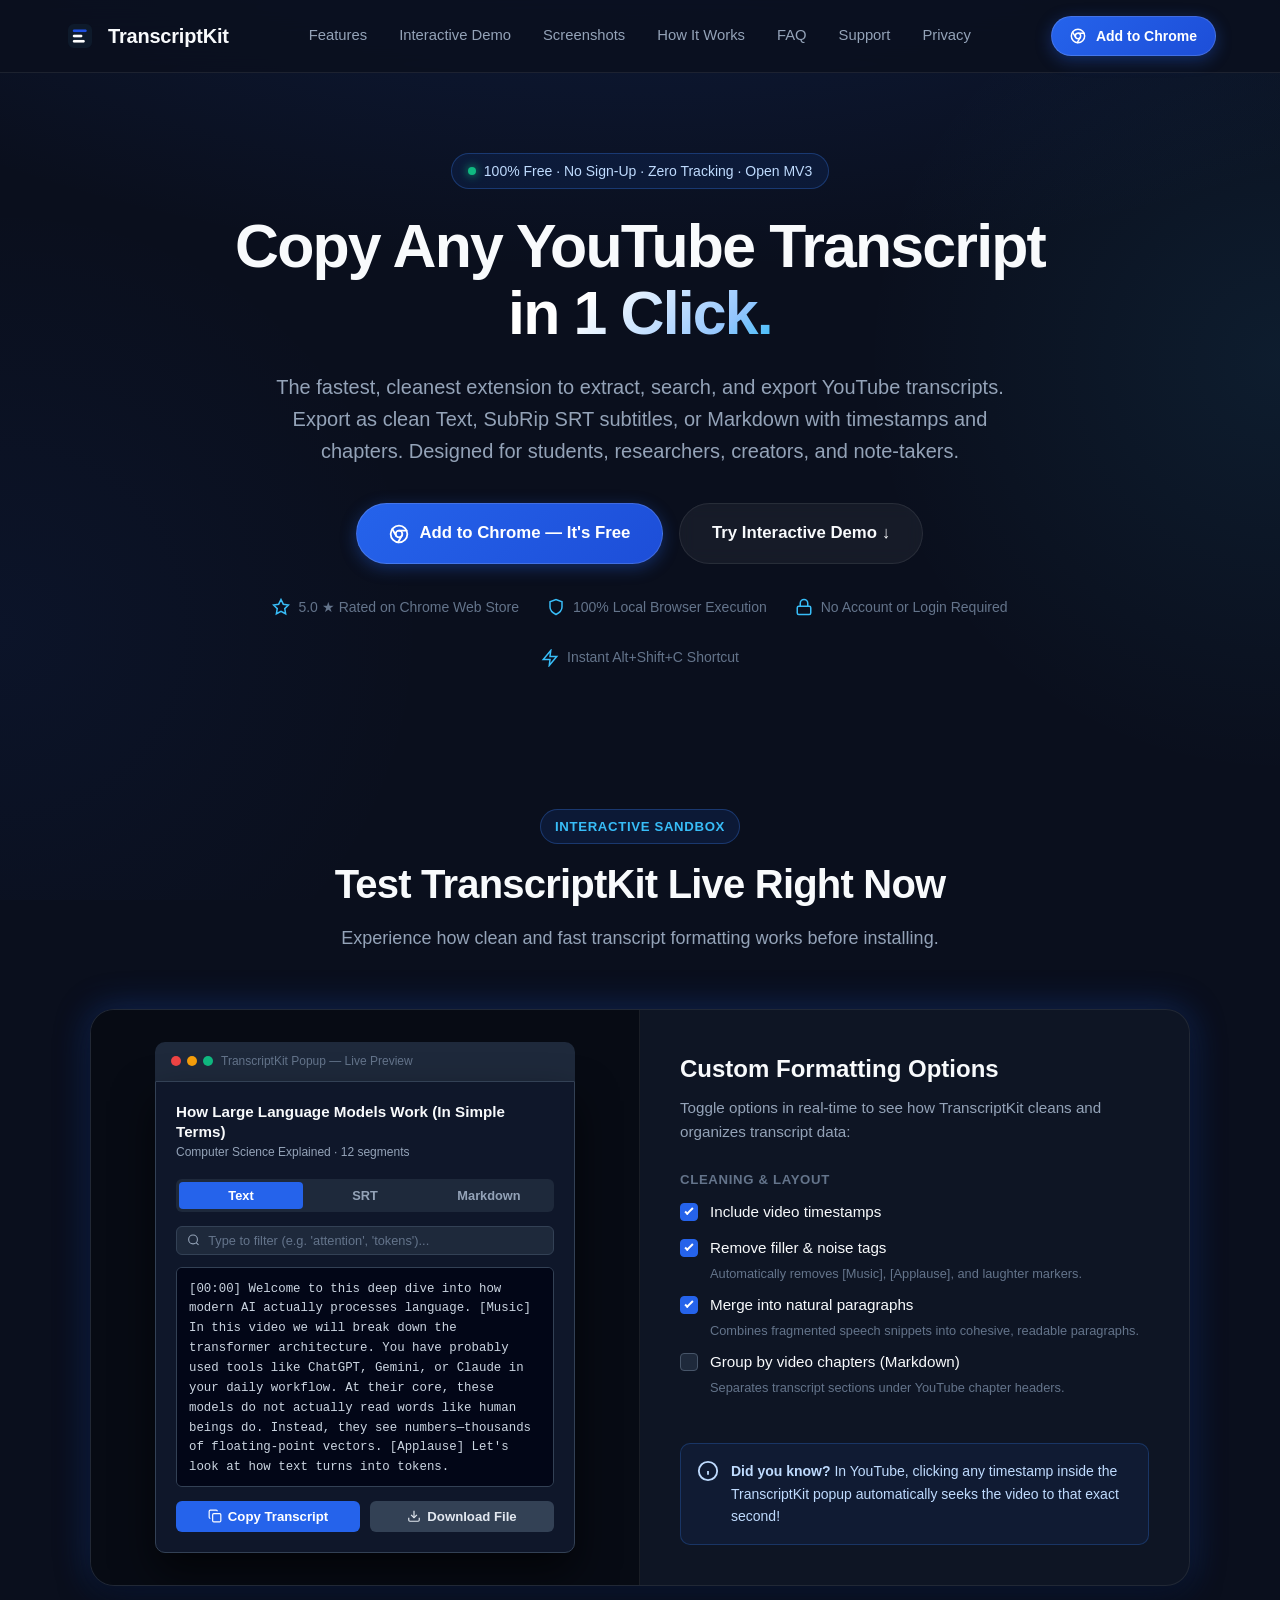
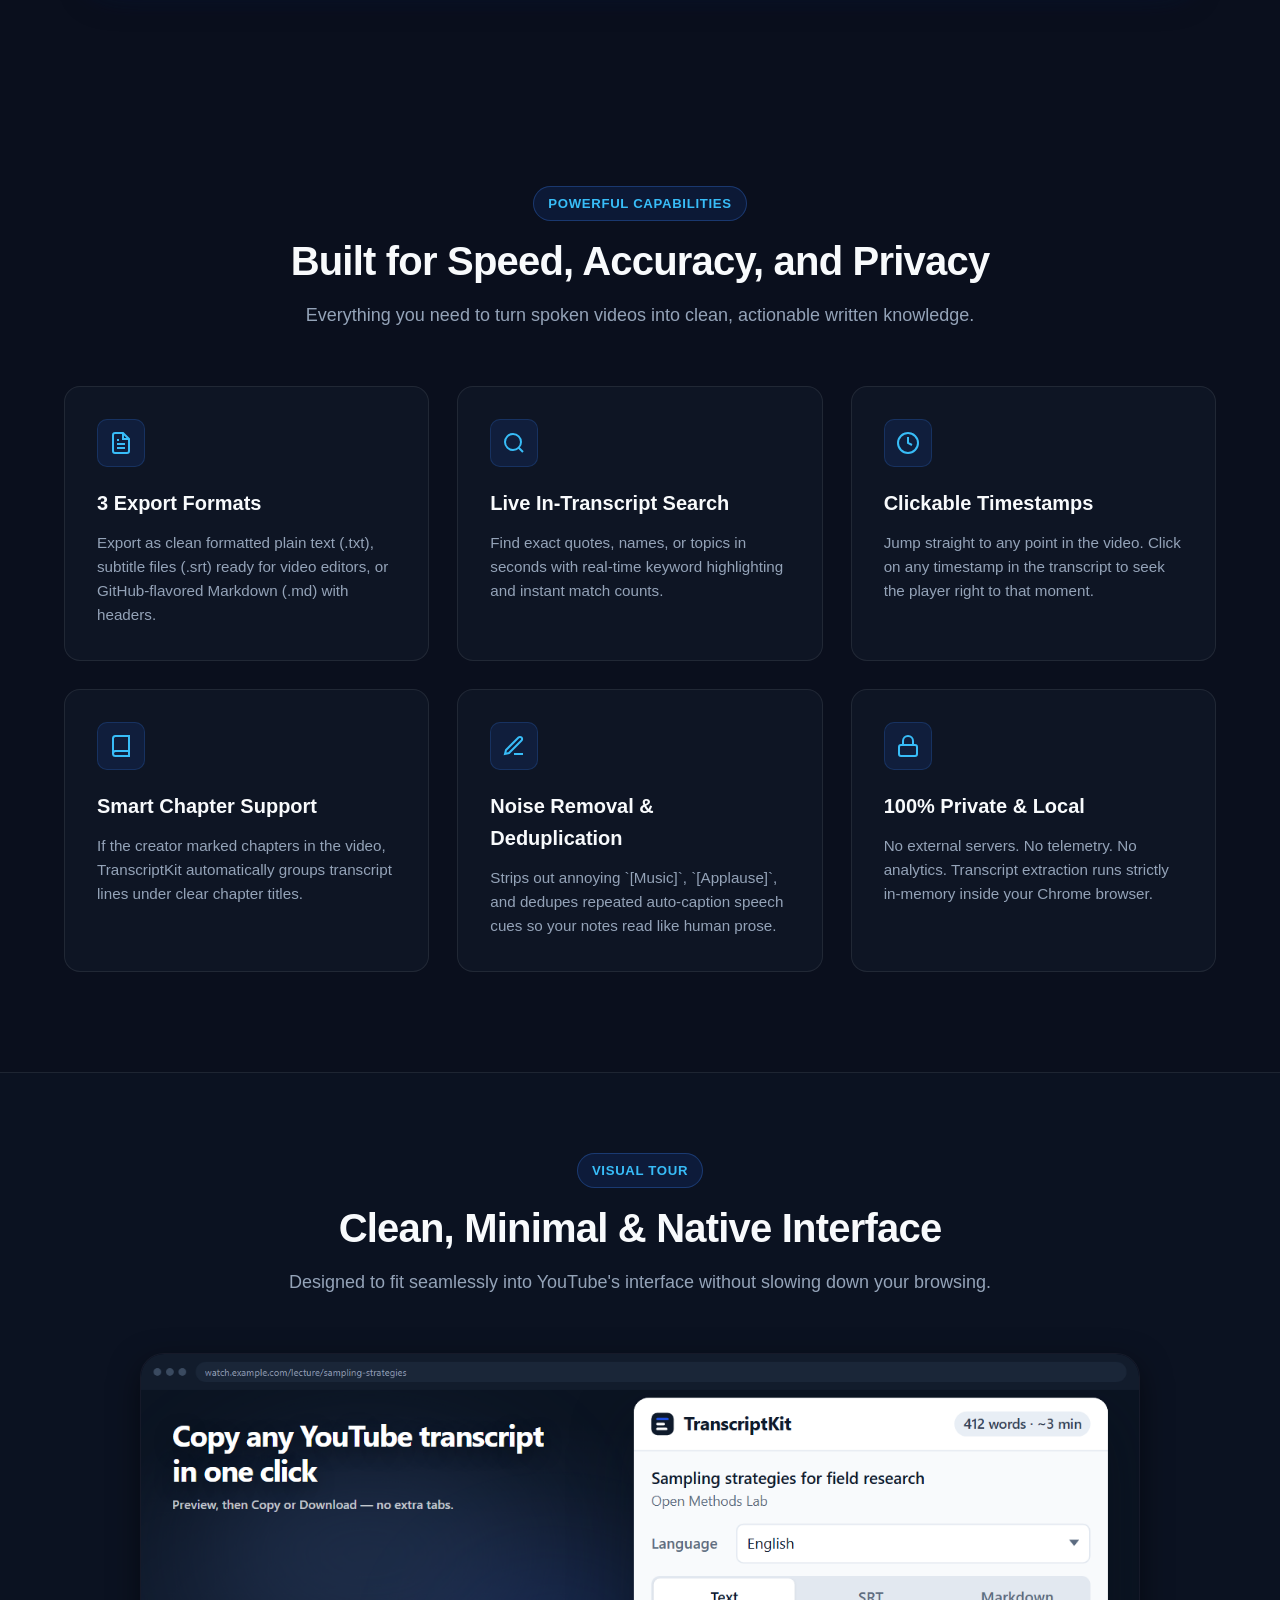
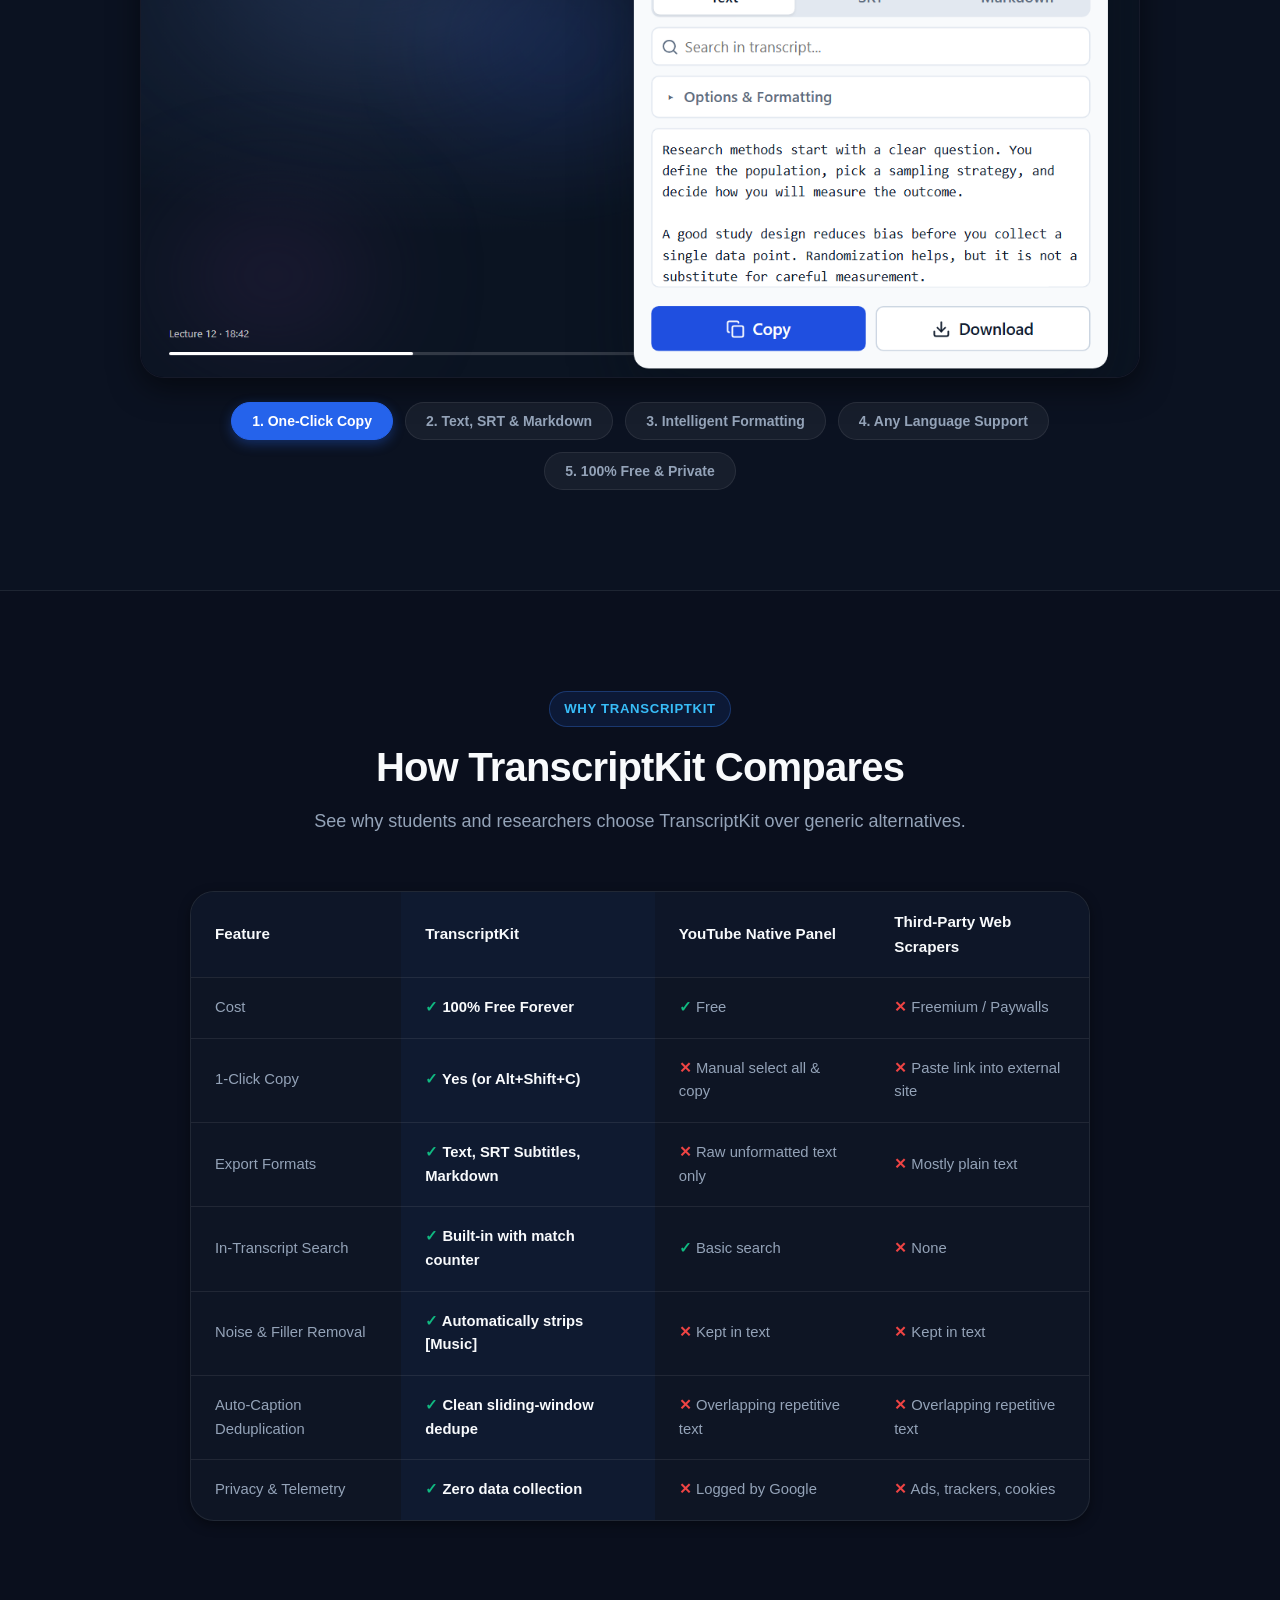
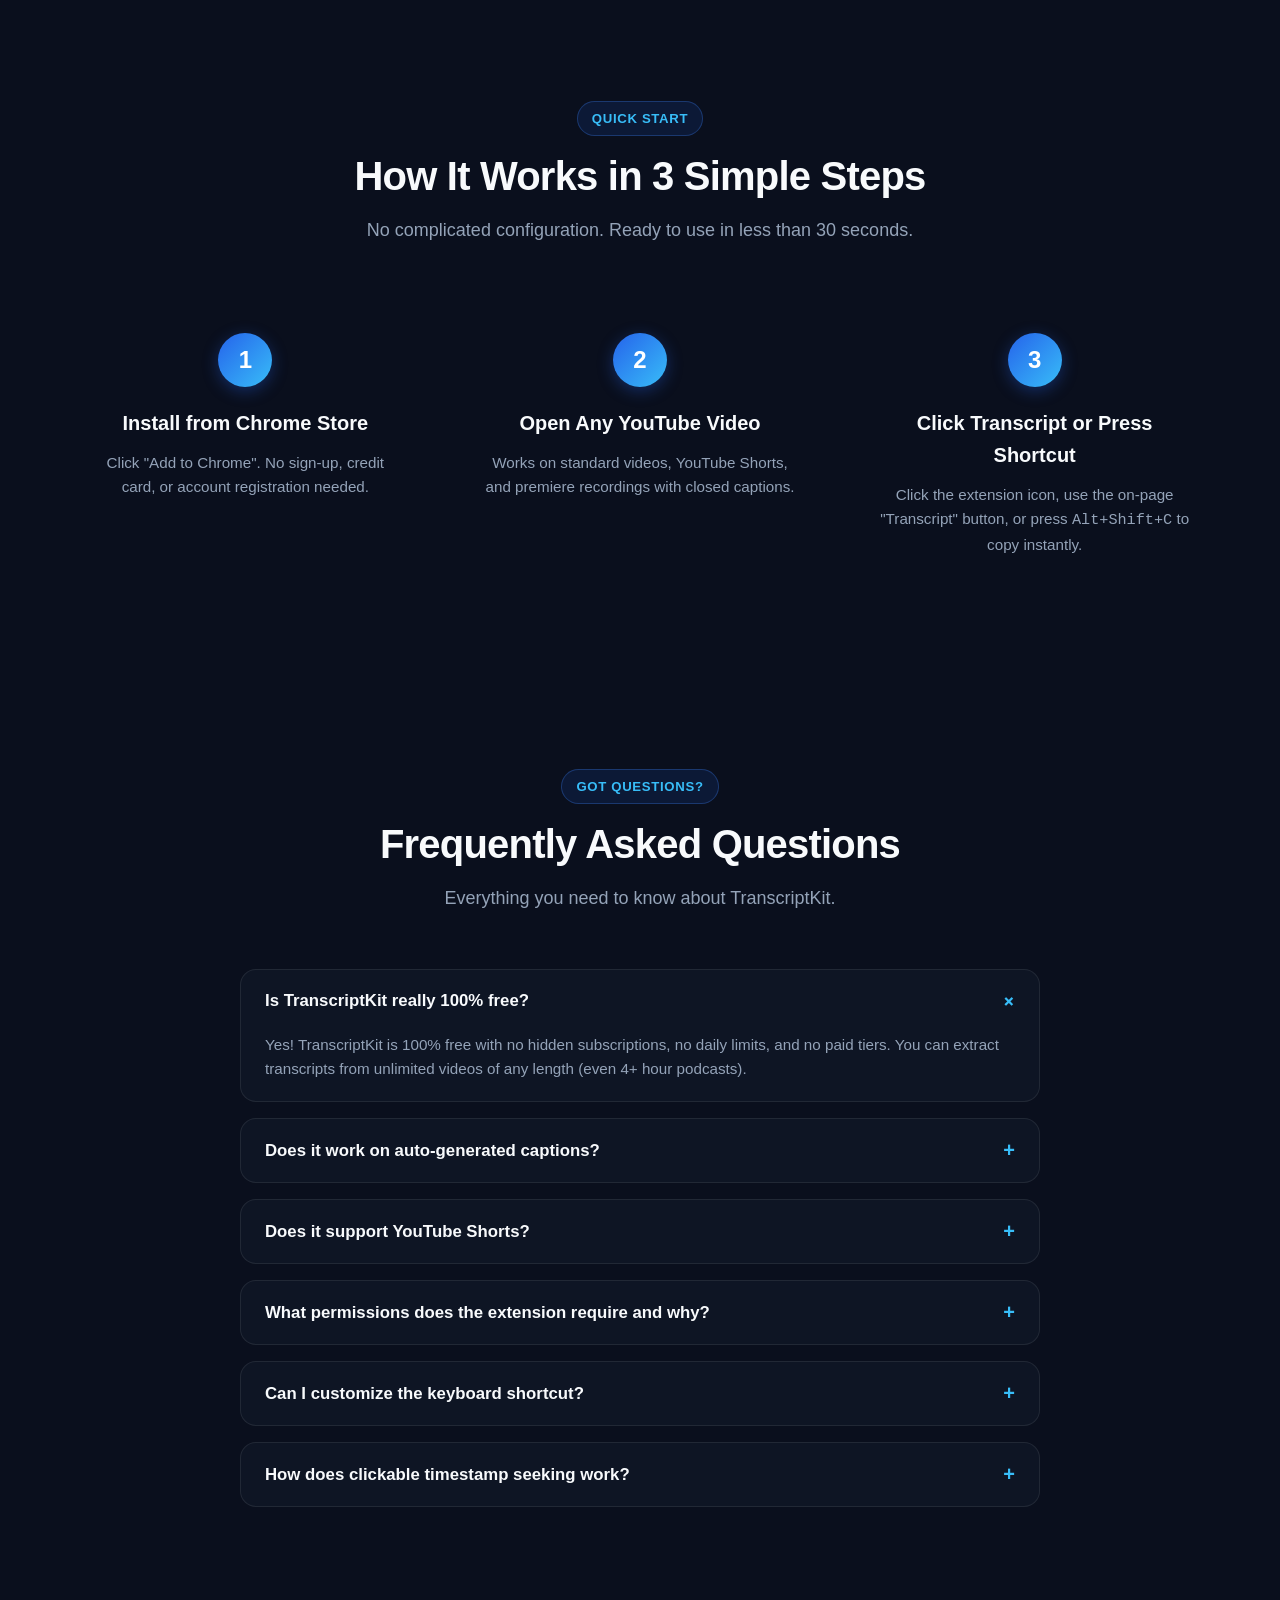
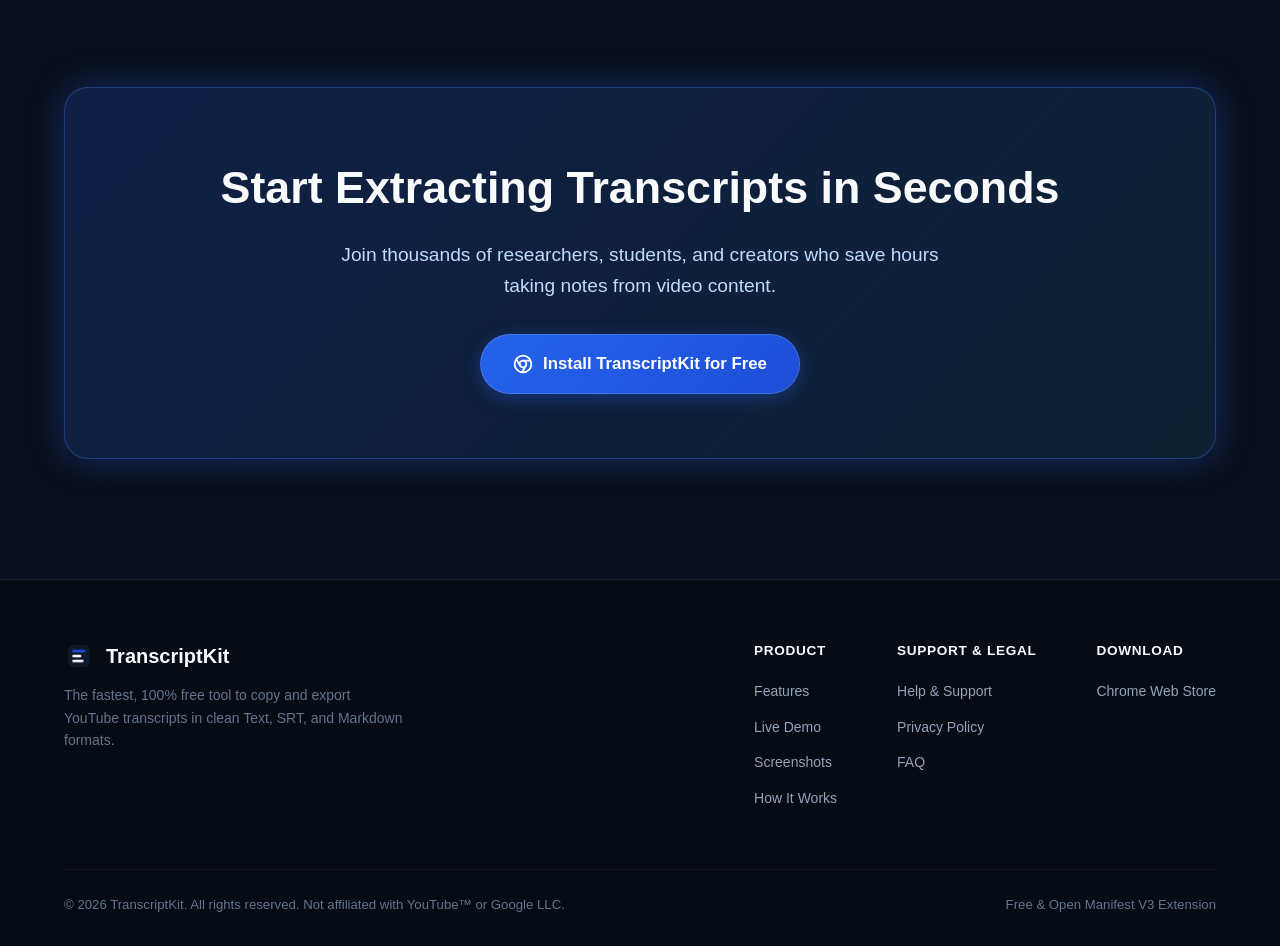
<file: index.html>
<!DOCTYPE html>
<html lang="en">
<head>
  <meta charset="UTF-8">
  <meta name="viewport" content="width=device-width, initial-scale=1.0">
  <title>TranscriptKit — 1-Click YouTube Transcript & Subtitle Extractor</title>
  
  <!-- SEO Meta Tags -->
  <meta name="description" content="Copy, search, and export YouTube transcripts in clean Text, SRT subtitles, or Markdown. 100% free, private, no accounts, no tracking. Features clickable timestamps and chapter grouping.">
  <meta name="keywords" content="youtube transcript, youtube transcript extractor, copy youtube transcript, youtube to text, download srt subtitles youtube, transcript chrome extension, youtube subtitles markdown">
  <meta name="author" content="TranscriptKit">
  <meta name="robots" content="index, follow">
  
  <!-- Open Graph / Facebook -->
  <meta property="og:type" content="website">
  <meta property="og:title" content="TranscriptKit — 1-Click YouTube Transcript & Subtitle Extractor">
  <meta property="og:description" content="Copy or export transcripts from any YouTube video in one click. Free, private, no accounts. Clean Text, SRT, and Markdown formats.">
  <meta property="og:image" content="assets/og-image.png">
  
  <!-- Twitter -->
  <meta name="twitter:card" content="summary_large_image">
  <meta name="twitter:title" content="TranscriptKit — 1-Click YouTube Transcript & Subtitle Extractor">
  <meta name="twitter:description" content="Copy or export transcripts from any YouTube video in one click. Free, private, no accounts.">
  <meta name="twitter:image" content="assets/og-image.png">
  
  <!-- Favicons -->
  <link rel="icon" type="image/png" sizes="16x16" href="assets/icons/16.png">
  <link rel="icon" type="image/png" sizes="48x48" href="assets/icons/48.png">
  <link rel="icon" type="image/png" sizes="128x128" href="assets/icons/128.png">
  <link rel="apple-touch-icon" href="assets/icons/128.png">
  
  <!-- Styles -->
  <link rel="stylesheet" href="style.css">
  
  <!-- Structured Data (JSON-LD) for Chrome Extension SEO -->
  <script type="application/ld+json">
  {
    "@context": "https://schema.org",
    "@type": "SoftwareApplication",
    "name": "TranscriptKit - YouTube Transcript & Subtitles",
    "operatingSystem": "ChromeOS, Windows, macOS, Linux",
    "applicationCategory": "BrowserExtension",
    "applicationSubCategory": "Productivity",
    "offers": {
      "@type": "Offer",
      "price": "0",
      "priceCurrency": "USD"
    },
    "description": "Copy YouTube transcripts in 1 click. Export clean text, SRT, or Markdown with timestamps and chapters. Free, fast, and completely private.",
    "downloadUrl": "https://chromewebstore.google.com/detail/transcriptkit-youtube-tra/jhkhpmmaiandgkfmlpcneilpmohngiod",
    "aggregateRating": {
      "@type": "AggregateRating",
      "ratingValue": "5.0",
      "reviewCount": "12"
    }
  }
  </script>
</head>
<body>

  <!-- Navigation Bar -->
  <header class="navbar">
    <div class="container">
      <a href="index.html" class="nav-brand">
        <img src="assets/icons/128.png" alt="TranscriptKit Logo" width="32" height="32">
        <span>TranscriptKit</span>
      </a>
      
      <nav class="nav-links">
        <a href="#features" class="nav-link">Features</a>
        <a href="#demo" class="nav-link">Interactive Demo</a>
        <a href="#screenshots" class="nav-link">Screenshots</a>
        <a href="#how-it-works" class="nav-link">How It Works</a>
        <a href="#faq" class="nav-link">FAQ</a>
        <a href="support.html" class="nav-link">Support</a>
        <a href="privacy.html" class="nav-link">Privacy</a>
      </nav>
      
      <div class="nav-actions">
        <a href="https://chromewebstore.google.com/detail/transcriptkit-youtube-tra/jhkhpmmaiandgkfmlpcneilpmohngiod" target="_blank" rel="noopener noreferrer" class="btn btn-primary btn-sm">
          <svg width="16" height="16" viewBox="0 0 24 24" fill="none" stroke="currentColor" stroke-width="2.2" stroke-linecap="round" stroke-linejoin="round">
            <circle cx="12" cy="12" r="10"></circle>
            <circle cx="12" cy="12" r="4"></circle>
            <line x1="21.17" y1="8" x2="12" y2="8"></line>
            <line x1="3.95" y1="6.06" x2="8.54" y2="14"></line>
            <line x1="10.88" y1="21.94" x2="15.46" y2="14"></line>
          </svg>
          Add to Chrome
        </a>
      </div>
    </div>
  </header>

  <!-- Hero Section -->
  <section class="hero">
    <div class="container hero-content">
      <div class="hero-badge">
        <span class="pulse-dot"></span>
        100% Free · No Sign-Up · Zero Tracking · Open MV3
      </div>
      
      <h1 class="hero-title">
        Copy Any YouTube Transcript <br>
        <span class="text-gradient">in 1 Click.</span>
      </h1>
      
      <p class="hero-subtitle">
        The fastest, cleanest extension to extract, search, and export YouTube transcripts. 
        Export as clean Text, SubRip SRT subtitles, or Markdown with timestamps and chapters. 
        Designed for students, researchers, creators, and note-takers.
      </p>
      
      <div class="hero-cta">
        <a href="https://chromewebstore.google.com/detail/transcriptkit-youtube-tra/jhkhpmmaiandgkfmlpcneilpmohngiod" target="_blank" rel="noopener noreferrer" class="btn btn-primary btn-lg">
          <svg width="20" height="20" viewBox="0 0 24 24" fill="none" stroke="currentColor" stroke-width="2.2" stroke-linecap="round" stroke-linejoin="round">
            <circle cx="12" cy="12" r="10"></circle>
            <circle cx="12" cy="12" r="4"></circle>
            <line x1="21.17" y1="8" x2="12" y2="8"></line>
            <line x1="3.95" y1="6.06" x2="8.54" y2="14"></line>
            <line x1="10.88" y1="21.94" x2="15.46" y2="14"></line>
          </svg>
          Add to Chrome — It's Free
        </a>
        <a href="#demo" class="btn btn-secondary btn-lg">
          Try Interactive Demo ↓
        </a>
      </div>
      
      <div class="hero-proof">
        <div class="hero-proof-item">
          <svg width="18" height="18" viewBox="0 0 24 24" fill="none" stroke="currentColor" stroke-width="2"><path d="M12 2l3.09 6.26L22 9.27l-5 4.87 1.18 6.88L12 17.77l-6.18 3.25L7 14.14 2 9.27l6.91-1.01L12 2z"/></svg>
          5.0 ★ Rated on Chrome Web Store
        </div>
        <div class="hero-proof-item">
          <svg width="18" height="18" viewBox="0 0 24 24" fill="none" stroke="currentColor" stroke-width="2"><path d="M12 22s8-4 8-10V5l-8-3-8 3v7c0 6 8 10 8 10z"/></svg>
          100% Local Browser Execution
        </div>
        <div class="hero-proof-item">
          <svg width="18" height="18" viewBox="0 0 24 24" fill="none" stroke="currentColor" stroke-width="2"><rect x="3" y="11" width="18" height="11" rx="2" ry="2"/><path d="M7 11V7a5 5 0 0 1 10 0v4"/></svg>
          No Account or Login Required
        </div>
        <div class="hero-proof-item">
          <svg width="18" height="18" viewBox="0 0 24 24" fill="none" stroke="currentColor" stroke-width="2"><path d="M13 2L3 14h9l-1 8 10-12h-9l1-8z"/></svg>
          Instant Alt+Shift+C Shortcut
        </div>
      </div>
    </div>
  </section>

  <!-- Interactive Demo Sandbox Section -->
  <section class="demo-section" id="demo">
    <div class="container">
      <div class="section-header">
        <span class="section-tag">Interactive Sandbox</span>
        <h2 class="section-title">Test TranscriptKit Live Right Now</h2>
        <p class="section-desc">Experience how clean and fast transcript formatting works before installing.</p>
      </div>
      
      <div class="demo-card">
        <!-- Extension UI Mockup Simulation -->
        <div class="demo-mockup-wrapper">
          <div class="mockup-header-bar">
            <div class="mockup-dots">
              <span class="mockup-dot red"></span>
              <span class="mockup-dot yellow"></span>
              <span class="mockup-dot green"></span>
            </div>
            <span>TranscriptKit Popup — Live Preview</span>
          </div>
          
          <div class="mockup-container">
            <div class="mockup-video-info">
              <div class="mockup-video-title">How Large Language Models Work (In Simple Terms)</div>
              <div class="mockup-video-channel">Computer Science Explained · 12 segments</div>
            </div>
            
            <div class="mockup-tabs">
              <button type="button" class="mockup-tab-btn active" data-fmt="txt">Text</button>
              <button type="button" class="mockup-tab-btn" data-fmt="srt">SRT</button>
              <button type="button" class="mockup-tab-btn" data-fmt="md">Markdown</button>
            </div>
            
            <div class="mockup-search-row">
              <svg width="14" height="14" viewBox="0 0 24 24" fill="none" stroke="currentColor" stroke-width="2" style="color:#94a3b8;"><circle cx="11" cy="11" r="8"/><path d="m21 21-4.3-4.3"/></svg>
              <input type="text" id="demoSearch" placeholder="Type to filter (e.g. 'attention', 'tokens')...">
            </div>
            
            <div class="mockup-preview-area" id="demoPreview">
              <!-- Dynamically populated by script.js -->
            </div>
            
            <div class="mockup-actions">
              <button type="button" class="btn-mock-copy" id="btnMockCopy">
                <svg width="14" height="14" viewBox="0 0 24 24" fill="none" stroke="currentColor" stroke-width="2"><rect width="14" height="14" x="8" y="8" rx="2" ry="2"/><path d="M4 16c-1.1 0-2-.9-2-2V4c0-1.1.9-2 2-2h10c1.1 0 2 .9 2 2"/></svg>
                Copy Transcript
              </button>
              <button type="button" class="btn-mock-download" id="btnMockDownload">
                <svg width="14" height="14" viewBox="0 0 24 24" fill="none" stroke="currentColor" stroke-width="2"><path d="M21 15v4a2 2 0 0 1-2 2H5a2 2 0 0 1-2-2v-4"/><polyline points="7 10 12 15 17 10"/><line x1="12" y1="15" x2="12" y2="3"/></svg>
                Download File
              </button>
            </div>
          </div>
        </div>
        
        <!-- Controls & Explanations -->
        <div class="demo-controls-wrapper">
          <div class="demo-controls-header">
            <h3>Custom Formatting Options</h3>
            <p>Toggle options in real-time to see how TranscriptKit cleans and organizes transcript data:</p>
            
            <div class="control-group">
              <span class="control-label">Cleaning &amp; Layout</span>
              
              <label class="control-checkbox">
                <input type="checkbox" id="chkTs" checked>
                <span>Include video timestamps</span>
              </label>
              
              <label class="control-checkbox">
                <input type="checkbox" id="chkFiller" checked>
                <span>Remove filler &amp; noise tags</span>
              </label>
              <span class="control-hint">Automatically removes [Music], [Applause], and laughter markers.</span>
              
              <label class="control-checkbox">
                <input type="checkbox" id="chkMerge" checked>
                <span>Merge into natural paragraphs</span>
              </label>
              <span class="control-hint">Combines fragmented speech snippets into cohesive, readable paragraphs.</span>
              
              <label class="control-checkbox">
                <input type="checkbox" id="chkChapters">
                <span>Group by video chapters (Markdown)</span>
              </label>
              <span class="control-hint">Separates transcript sections under YouTube chapter headers.</span>
            </div>
          </div>
          
          <div class="demo-callout-box">
            <svg width="22" height="22" viewBox="0 0 24 24" fill="none" stroke="currentColor" stroke-width="2" style="flex-shrink:0;"><circle cx="12" cy="12" r="10"/><line x1="12" y1="16" x2="12" y2="12"/><line x1="12" y1="8" x2="12.01" y2="8"/></svg>
            <div>
              <strong>Did you know?</strong> In YouTube, clicking any timestamp inside the TranscriptKit popup automatically seeks the video to that exact second!
            </div>
          </div>
        </div>
      </div>
    </div>
  </section>

  <!-- Features Grid Section -->
  <section class="features-section" id="features">
    <div class="container">
      <div class="section-header">
        <span class="section-tag">Powerful Capabilities</span>
        <h2 class="section-title">Built for Speed, Accuracy, and Privacy</h2>
        <p class="section-desc">Everything you need to turn spoken videos into clean, actionable written knowledge.</p>
      </div>
      
      <div class="features-grid">
        <!-- Feature 1 -->
        <div class="feature-card">
          <div class="feature-icon-wrapper">
            <svg width="24" height="24" viewBox="0 0 24 24" fill="none" stroke="currentColor" stroke-width="2"><path d="M14 2H6a2 2 0 0 0-2 2v16a2 2 0 0 0 2 2h12a2 2 0 0 0 2-2V8z"/><polyline points="14 2 14 8 20 8"/><line x1="16" y1="13" x2="8" y2="13"/><line x1="16" y1="17" x2="8" y2="17"/><polyline points="10 9 9 9 8 9"/></svg>
          </div>
          <h3 class="feature-title">3 Export Formats</h3>
          <p class="feature-desc">Export as clean formatted plain text (.txt), subtitle files (.srt) ready for video editors, or GitHub-flavored Markdown (.md) with headers.</p>
        </div>
        
        <!-- Feature 2 -->
        <div class="feature-card">
          <div class="feature-icon-wrapper">
            <svg width="24" height="24" viewBox="0 0 24 24" fill="none" stroke="currentColor" stroke-width="2"><circle cx="11" cy="11" r="8"/><path d="m21 21-4.3-4.3"/></svg>
          </div>
          <h3 class="feature-title">Live In-Transcript Search</h3>
          <p class="feature-desc">Find exact quotes, names, or topics in seconds with real-time keyword highlighting and instant match counts.</p>
        </div>
        
        <!-- Feature 3 -->
        <div class="feature-card">
          <div class="feature-icon-wrapper">
            <svg width="24" height="24" viewBox="0 0 24 24" fill="none" stroke="currentColor" stroke-width="2"><circle cx="12" cy="12" r="10"/><polyline points="12 6 12 12 16 14"/></svg>
          </div>
          <h3 class="feature-title">Clickable Timestamps</h3>
          <p class="feature-desc">Jump straight to any point in the video. Click on any timestamp in the transcript to seek the player right to that moment.</p>
        </div>
        
        <!-- Feature 4 -->
        <div class="feature-card">
          <div class="feature-icon-wrapper">
            <svg width="24" height="24" viewBox="0 0 24 24" fill="none" stroke="currentColor" stroke-width="2"><path d="M4 19.5A2.5 2.5 0 0 1 6.5 17H20"/><path d="M6.5 2H20v20H6.5A2.5 2.5 0 0 1 4 19.5v-15A2.5 2.5 0 0 1 6.5 2z"/></svg>
          </div>
          <h3 class="feature-title">Smart Chapter Support</h3>
          <p class="feature-desc">If the creator marked chapters in the video, TranscriptKit automatically groups transcript lines under clear chapter titles.</p>
        </div>
        
        <!-- Feature 5 -->
        <div class="feature-card">
          <div class="feature-icon-wrapper">
            <svg width="24" height="24" viewBox="0 0 24 24" fill="none" stroke="currentColor" stroke-width="2"><path d="M12 20h9"/><path d="M16.5 3.5a2.121 2.121 0 0 1 3 3L7 19l-4 1 1-4L16.5 3.5z"/></svg>
          </div>
          <h3 class="feature-title">Noise Removal &amp; Deduplication</h3>
          <p class="feature-desc">Strips out annoying `[Music]`, `[Applause]`, and dedupes repeated auto-caption speech cues so your notes read like human prose.</p>
        </div>
        
        <!-- Feature 6 -->
        <div class="feature-card">
          <div class="feature-icon-wrapper">
            <svg width="24" height="24" viewBox="0 0 24 24" fill="none" stroke="currentColor" stroke-width="2"><rect x="3" y="11" width="18" height="11" rx="2" ry="2"/><path d="M7 11V7a5 5 0 0 1 10 0v4"/></svg>
          </div>
          <h3 class="feature-title">100% Private &amp; Local</h3>
          <p class="feature-desc">No external servers. No telemetry. No analytics. Transcript extraction runs strictly in-memory inside your Chrome browser.</p>
        </div>
      </div>
    </div>
  </section>

  <!-- Screenshots Gallery Section -->
  <section class="screenshots-section" id="screenshots">
    <div class="container">
      <div class="section-header">
        <span class="section-tag">Visual Tour</span>
        <h2 class="section-title">Clean, Minimal &amp; Native Interface</h2>
        <p class="section-desc">Designed to fit seamlessly into YouTube's interface without slowing down your browsing.</p>
      </div>
      
      <div class="screenshots-carousel-wrapper">
        <div class="screenshots-main-view">
          <img id="featuredShot" src="assets/screenshots/screenshot-1.png" alt="TranscriptKit Chrome Extension Preview">
        </div>
        
        <div class="screenshots-nav-pills">
          <button type="button" class="shot-pill-btn active" data-shot="1">1. One-Click Copy</button>
          <button type="button" class="shot-pill-btn" data-shot="2">2. Text, SRT &amp; Markdown</button>
          <button type="button" class="shot-pill-btn" data-shot="3">3. Intelligent Formatting</button>
          <button type="button" class="shot-pill-btn" data-shot="4">4. Any Language Support</button>
          <button type="button" class="shot-pill-btn" data-shot="5">5. 100% Free &amp; Private</button>
        </div>
      </div>
    </div>
  </section>

  <!-- Comparison Section -->
  <section class="comparison-section">
    <div class="container">
      <div class="section-header">
        <span class="section-tag">Why TranscriptKit</span>
        <h2 class="section-title">How TranscriptKit Compares</h2>
        <p class="section-desc">See why students and researchers choose TranscriptKit over generic alternatives.</p>
      </div>
      
      <div class="comparison-table-wrapper">
        <table class="comparison-table">
          <thead>
            <tr>
              <th>Feature</th>
              <th class="highlight-col">TranscriptKit</th>
              <th>YouTube Native Panel</th>
              <th>Third-Party Web Scrapers</th>
            </tr>
          </thead>
          <tbody>
            <tr>
              <td>Cost</td>
              <td class="highlight-col"><span class="check-icon">✓</span> 100% Free Forever</td>
              <td><span class="check-icon">✓</span> Free</td>
              <td><span class="cross-icon">✕</span> Freemium / Paywalls</td>
            </tr>
            <tr>
              <td>1-Click Copy</td>
              <td class="highlight-col"><span class="check-icon">✓</span> Yes (or Alt+Shift+C)</td>
              <td><span class="cross-icon">✕</span> Manual select all &amp; copy</td>
              <td><span class="cross-icon">✕</span> Paste link into external site</td>
            </tr>
            <tr>
              <td>Export Formats</td>
              <td class="highlight-col"><span class="check-icon">✓</span> Text, SRT Subtitles, Markdown</td>
              <td><span class="cross-icon">✕</span> Raw unformatted text only</td>
              <td><span class="cross-icon">✕</span> Mostly plain text</td>
            </tr>
            <tr>
              <td>In-Transcript Search</td>
              <td class="highlight-col"><span class="check-icon">✓</span> Built-in with match counter</td>
              <td><span class="check-icon">✓</span> Basic search</td>
              <td><span class="cross-icon">✕</span> None</td>
            </tr>
            <tr>
              <td>Noise &amp; Filler Removal</td>
              <td class="highlight-col"><span class="check-icon">✓</span> Automatically strips [Music]</td>
              <td><span class="cross-icon">✕</span> Kept in text</td>
              <td><span class="cross-icon">✕</span> Kept in text</td>
            </tr>
            <tr>
              <td>Auto-Caption Deduplication</td>
              <td class="highlight-col"><span class="check-icon">✓</span> Clean sliding-window dedupe</td>
              <td><span class="cross-icon">✕</span> Overlapping repetitive text</td>
              <td><span class="cross-icon">✕</span> Overlapping repetitive text</td>
            </tr>
            <tr>
              <td>Privacy &amp; Telemetry</td>
              <td class="highlight-col"><span class="check-icon">✓</span> Zero data collection</td>
              <td><span class="cross-icon">✕</span> Logged by Google</td>
              <td><span class="cross-icon">✕</span> Ads, trackers, cookies</td>
            </tr>
          </tbody>
        </table>
      </div>
    </div>
  </section>

  <!-- How It Works Section -->
  <section class="steps-section" id="how-it-works">
    <div class="container">
      <div class="section-header">
        <span class="section-tag">Quick Start</span>
        <h2 class="section-title">How It Works in 3 Simple Steps</h2>
        <p class="section-desc">No complicated configuration. Ready to use in less than 30 seconds.</p>
      </div>
      
      <div class="steps-grid">
        <div class="step-card">
          <div class="step-num">1</div>
          <h3 class="step-title">Install from Chrome Store</h3>
          <p class="step-desc">Click "Add to Chrome". No sign-up, credit card, or account registration needed.</p>
        </div>
        
        <div class="step-card">
          <div class="step-num">2</div>
          <h3 class="step-title">Open Any YouTube Video</h3>
          <p class="step-desc">Works on standard videos, YouTube Shorts, and premiere recordings with closed captions.</p>
        </div>
        
        <div class="step-card">
          <div class="step-num">3</div>
          <h3 class="step-title">Click Transcript or Press Shortcut</h3>
          <p class="step-desc">Click the extension icon, use the on-page "Transcript" button, or press <code>Alt+Shift+C</code> to copy instantly.</p>
        </div>
      </div>
    </div>
  </section>

  <!-- FAQ Section -->
  <section class="faq-section" id="faq">
    <div class="container">
      <div class="section-header">
        <span class="section-tag">Got Questions?</span>
        <h2 class="section-title">Frequently Asked Questions</h2>
        <p class="section-desc">Everything you need to know about TranscriptKit.</p>
      </div>
      
      <div class="faq-accordion">
        <div class="faq-item active">
          <button type="button" class="faq-question">
            <span>Is TranscriptKit really 100% free?</span>
            <span class="faq-icon">+</span>
          </button>
          <div class="faq-answer">
            Yes! TranscriptKit is 100% free with no hidden subscriptions, no daily limits, and no paid tiers. You can extract transcripts from unlimited videos of any length (even 4+ hour podcasts).
          </div>
        </div>
        
        <div class="faq-item">
          <button type="button" class="faq-question">
            <span>Does it work on auto-generated captions?</span>
            <span class="faq-icon">+</span>
          </button>
          <div class="faq-answer">
            Yes! It works on both creator-uploaded manual captions and YouTube's automatic speech recognition (ASR) captions. It even automatically cleans up the annoying repeated words that YouTube's auto-captions generate.
          </div>
        </div>
        
        <div class="faq-item">
          <button type="button" class="faq-question">
            <span>Does it support YouTube Shorts?</span>
            <span class="faq-icon">+</span>
          </button>
          <div class="faq-answer">
            Yes! You can open any YouTube Short (youtube.com/shorts/...) and TranscriptKit will extract the captions just like a regular video.
          </div>
        </div>
        
        <div class="faq-item">
          <button type="button" class="faq-question">
            <span>What permissions does the extension require and why?</span>
            <span class="faq-icon">+</span>
          </button>
          <div class="faq-answer">
            TranscriptKit requires only two minimal permissions:
            <ul>
              <li><strong>storage:</strong> Used strictly on your local device to remember your preferred format (Text/SRT/Markdown) and timestamp toggles.</li>
              <li><strong>https://www.youtube.com/*:</strong> Required solely to read captions on YouTube watch pages and inject the convenient on-page button.</li>
            </ul>
            No broad web permissions are requested, and zero data is sent to external servers.
          </div>
        </div>
        
        <div class="faq-item">
          <button type="button" class="faq-question">
            <span>Can I customize the keyboard shortcut?</span>
            <span class="faq-icon">+</span>
          </button>
          <div class="faq-answer">
            Yes! The default shortcut is <code>Alt+Shift+C</code>. You can customize it at any time by navigating to <code>chrome://extensions/shortcuts</code> in your Chrome browser.
          </div>
        </div>
        
        <div class="faq-item">
          <button type="button" class="faq-question">
            <span>How does clickable timestamp seeking work?</span>
            <span class="faq-icon">+</span>
          </button>
          <div class="faq-answer">
            Whenever you click a timestamp link inside the transcript list, TranscriptKit communicates directly with the HTML5 video element on the YouTube tab to set <code>video.currentTime</code> to that exact moment.
          </div>
        </div>
      </div>
    </div>
  </section>

  <!-- CTA Banner Section -->
  <section class="cta-section">
    <div class="container">
      <div class="cta-banner">
        <h2>Start Extracting Transcripts in Seconds</h2>
        <p>Join thousands of researchers, students, and creators who save hours taking notes from video content.</p>
        <a href="https://chromewebstore.google.com/detail/transcriptkit-youtube-tra/jhkhpmmaiandgkfmlpcneilpmohngiod" target="_blank" rel="noopener noreferrer" class="btn btn-primary btn-lg">
          <svg width="20" height="20" viewBox="0 0 24 24" fill="none" stroke="currentColor" stroke-width="2.2">
            <circle cx="12" cy="12" r="10"></circle>
            <circle cx="12" cy="12" r="4"></circle>
            <line x1="21.17" y1="8" x2="12" y2="8"></line>
            <line x1="3.95" y1="6.06" x2="8.54" y2="14"></line>
            <line x1="10.88" y1="21.94" x2="15.46" y2="14"></line>
          </svg>
          Install TranscriptKit for Free
        </a>
      </div>
    </div>
  </section>

  <!-- Footer -->
  <footer class="footer">
    <div class="container">
      <div class="footer-top">
        <div class="footer-brand">
          <div class="brand-logo">
            <img src="assets/icons/128.png" alt="TranscriptKit Logo" width="30" height="30">
            <span>TranscriptKit</span>
          </div>
          <p>
            The fastest, 100% free tool to copy and export YouTube transcripts in clean Text, SRT, and Markdown formats.
          </p>
        </div>
        
        <div class="footer-links-group">
          <div class="footer-col">
            <h4>Product</h4>
            <ul>
              <li><a href="#features">Features</a></li>
              <li><a href="#demo">Live Demo</a></li>
              <li><a href="#screenshots">Screenshots</a></li>
              <li><a href="#how-it-works">How It Works</a></li>
            </ul>
          </div>
          
          <div class="footer-col">
            <h4>Support &amp; Legal</h4>
            <ul>
              <li><a href="support.html">Help &amp; Support</a></li>
              <li><a href="privacy.html">Privacy Policy</a></li>
              <li><a href="#faq">FAQ</a></li>
            </ul>
          </div>
          
          <div class="footer-col">
            <h4>Download</h4>
            <ul>
              <li><a href="https://chromewebstore.google.com/detail/transcriptkit-youtube-tra/jhkhpmmaiandgkfmlpcneilpmohngiod" target="_blank" rel="noopener noreferrer">Chrome Web Store</a></li>
            </ul>
          </div>
        </div>
      </div>
      
      <div class="footer-bottom">
        <div>&copy; 2026 TranscriptKit. All rights reserved. Not affiliated with YouTube™ or Google LLC.</div>
        <div>Free &amp; Open Manifest V3 Extension</div>
      </div>
    </div>
  </footer>

  <!-- Toast Notification Box -->
  <div class="toast-notice" id="toastNotice">
    Transcript copied to clipboard!
  </div>

  <!-- Scripts -->
  <script src="script.js"></script>
</body>
</html>
</file>
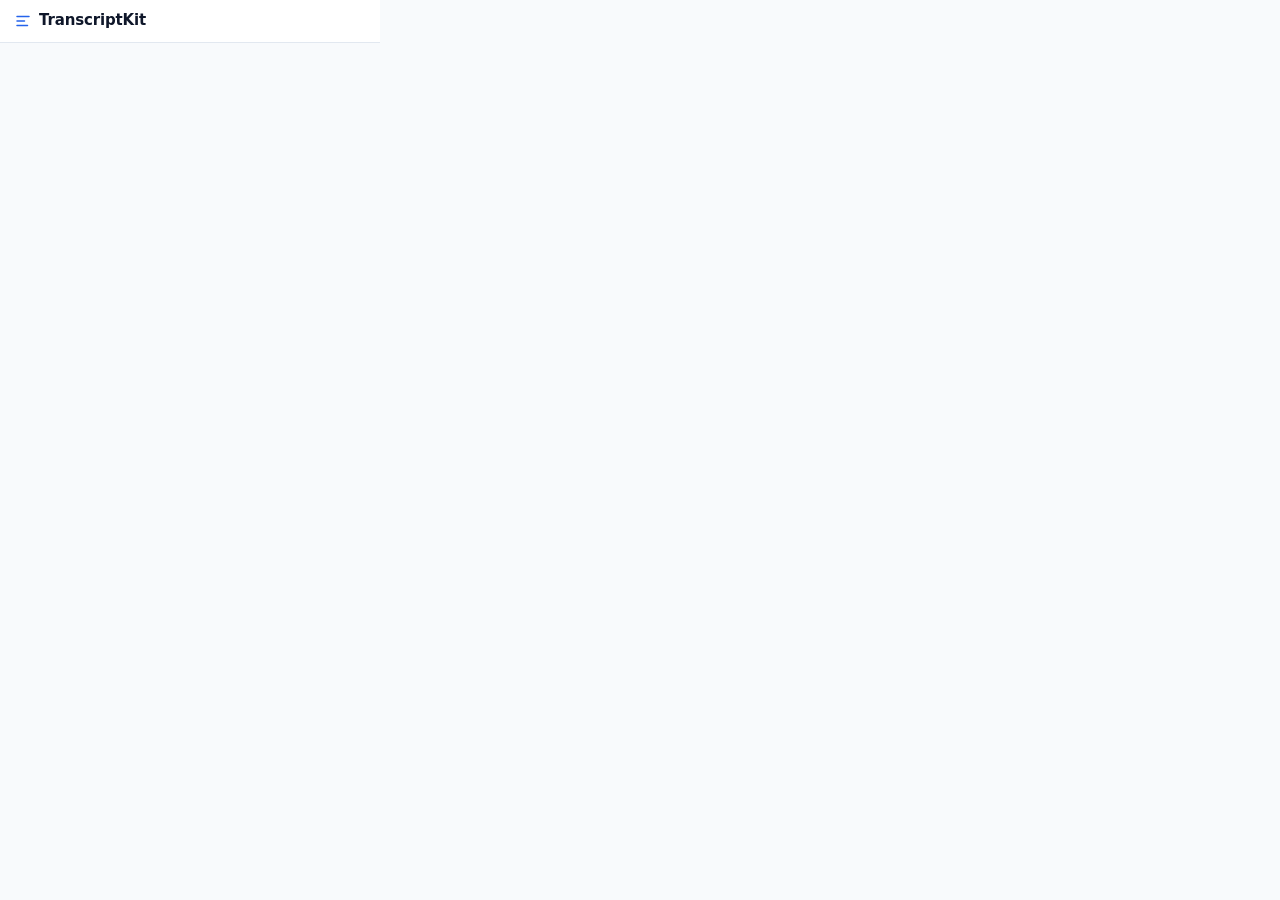
<file: popup.html>
<!doctype html>
<html lang="en">
<head>
  <meta charset="utf-8">
  <meta name="viewport" content="width=device-width, initial-scale=1">
  <title>TranscriptKit</title>
  <link rel="stylesheet" href="popup.css">
</head>
<body>
  <header>
    <div class="brand">
      <svg width="18" height="18" viewBox="0 0 24 24" fill="none" stroke="currentColor" stroke-width="2" stroke-linecap="round" stroke-linejoin="round" class="brand-icon" aria-hidden="true">
        <path d="M4 6h16M4 12h10M4 18h14"/>
      </svg>
      <span>TranscriptKit</span>
    </div>
    <div id="stats" class="stats-badge" hidden></div>
  </header>

  <section id="msg" class="msg-box" hidden aria-live="polite">
    <div id="msgIcon" class="msg-icon"></div>
    <div id="msgText" class="msg-text"></div>
    <div id="msgAction" class="msg-action" hidden></div>
  </section>

  <main id="main" hidden>
    <div class="video-meta">
      <div id="title" class="video-title"></div>
      <div id="author" class="video-author"></div>
    </div>

    <div class="field-row">
      <label for="lang" class="field-label">Language</label>
      <select id="lang" class="field-select"></select>
    </div>

    <div class="formats-bar" role="tablist" aria-label="Export Formats">
      <button type="button" class="fmt-btn active" data-fmt="txt" role="tab" aria-selected="true">Text</button>
      <button type="button" class="fmt-btn" data-fmt="srt" role="tab" aria-selected="false">SRT</button>
      <button type="button" class="fmt-btn" data-fmt="md" role="tab" aria-selected="false">Markdown</button>
    </div>

    <div class="search-row">
      <div class="search-wrap">
        <svg class="search-icon" width="14" height="14" viewBox="0 0 24 24" fill="none" stroke="currentColor" stroke-width="2" stroke-linecap="round" stroke-linejoin="round" aria-hidden="true">
          <circle cx="11" cy="11" r="8"/><path d="m21 21-4.3-4.3"/>
        </svg>
        <input type="text" id="search" placeholder="Search in transcript..." aria-label="Search transcript">
        <button type="button" id="searchClear" class="search-clear" hidden aria-label="Clear search">✕</button>
      </div>
      <div id="searchMatchCount" class="search-count" hidden></div>
    </div>

    <details class="options-details" id="optionsDetails">
      <summary class="options-summary">Options &amp; Formatting</summary>
      <div class="options-body">
        <label class="check-label">
          <input type="checkbox" id="ts">
          <span>Include timestamps</span>
        </label>
        <label class="check-label">
          <input type="checkbox" id="removeFiller" checked>
          <span>Remove filler <small class="hint">([Music], [Applause])</small></span>
        </label>
        <label class="check-label">
          <input type="checkbox" id="merge" checked>
          <span>Merge into paragraphs</span>
        </label>
        <label class="check-label">
          <input type="checkbox" id="includeHeader">
          <span>Include title &amp; video URL header</span>
        </label>
        <label class="check-label" id="chapRow" hidden>
          <input type="checkbox" id="groupByChapters">
          <span>Group by video chapters</span>
        </label>
      </div>
    </details>

    <div class="preview-container">
      <div id="truncationNotice" class="truncation-banner" hidden>
        Showing preview of first 50 lines. Copy &amp; Download will include the full transcript.
      </div>
      <textarea id="preview" readonly spellcheck="false" aria-label="Transcript preview"></textarea>
    </div>

    <div class="actions">
      <button type="button" id="copy" class="btn primary">
        <svg width="15" height="15" viewBox="0 0 24 24" fill="none" stroke="currentColor" stroke-width="2" stroke-linecap="round" stroke-linejoin="round" aria-hidden="true">
          <rect width="14" height="14" x="8" y="8" rx="2" ry="2"/>
          <path d="M4 16c-1.1 0-2-.9-2-2V4c0-1.1.9-2 2-2h10c1.1 0 2 .9 2 2"/>
        </svg>
        <span id="copyText">Copy</span>
      </button>
      <button type="button" id="download" class="btn secondary">
        <svg width="15" height="15" viewBox="0 0 24 24" fill="none" stroke="currentColor" stroke-width="2" stroke-linecap="round" stroke-linejoin="round" aria-hidden="true">
          <path d="M21 15v4a2 2 0 0 1-2 2H5a2 2 0 0 1-2-2v-4"/>
          <polyline points="7 10 12 15 17 10"/>
          <line x1="12" y1="15" x2="12" y2="3"/>
        </svg>
        <span>Download</span>
      </button>
    </div>
  </main>

  <script src="popup.js"></script>
</body>
</html>
</file>
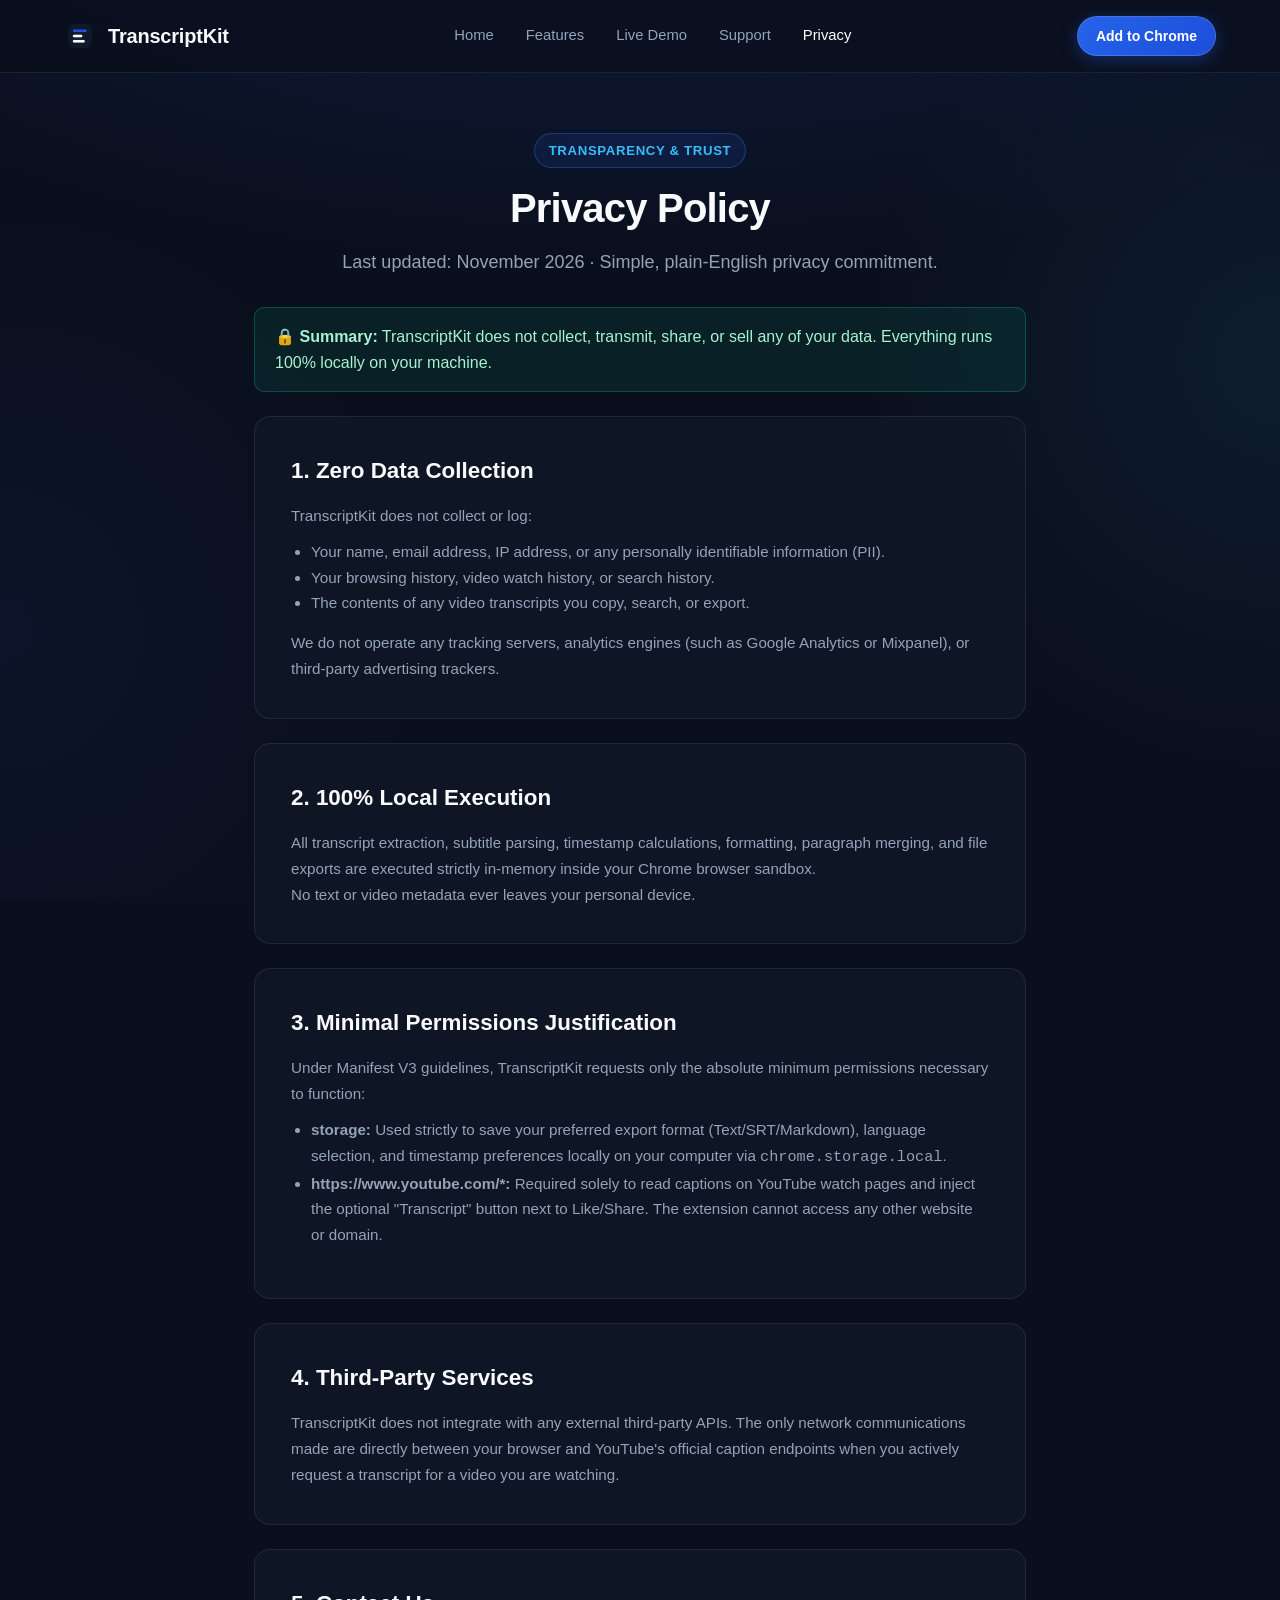
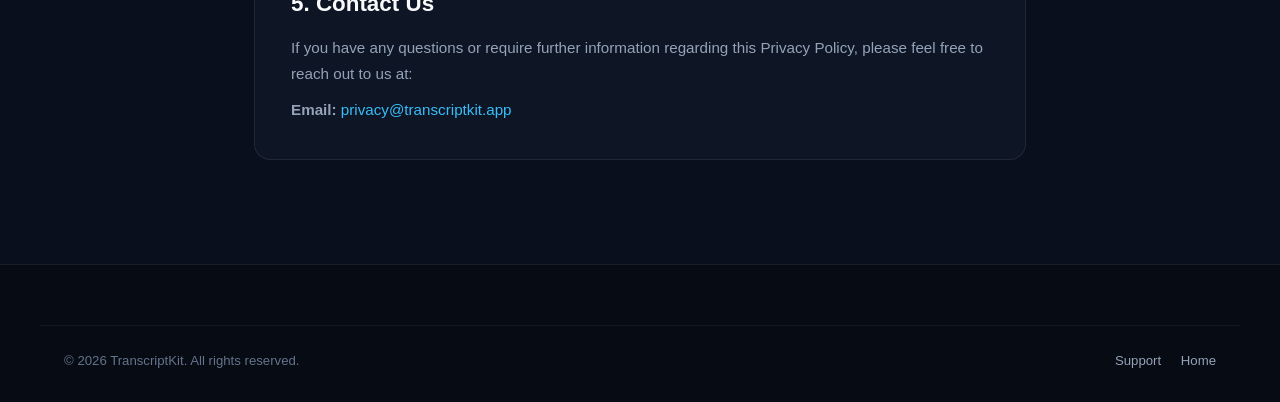
<file: privacy.html>
<!DOCTYPE html>
<html lang="en">
<head>
  <meta charset="UTF-8">
  <meta name="viewport" content="width=device-width, initial-scale=1.0">
  <title>Privacy Policy — TranscriptKit</title>
  
  <meta name="description" content="TranscriptKit Privacy Policy. 100% private, no analytics, no tracking, zero personal data collected.">
  <meta name="robots" content="index, follow">
  
  <link rel="icon" type="image/png" sizes="32x32" href="assets/icons/48.png">
  <link rel="stylesheet" href="style.css">
  
  <style>
    .privacy-hero {
      padding: 60px 0 30px 0;
      text-align: center;
    }
    .privacy-content {
      max-width: 820px;
      margin: 0 auto;
      padding-bottom: 80px;
    }
    .privacy-card {
      background: var(--bg-card);
      border: 1px solid var(--border-color);
      border-radius: var(--radius-lg);
      padding: 36px;
      margin-bottom: 24px;
    }
    .privacy-card h2 {
      font-size: 1.4rem;
      margin-bottom: 14px;
      color: var(--text-primary);
    }
    .privacy-card p, .privacy-card li {
      color: var(--text-secondary);
      font-size: 0.95rem;
      line-height: 1.7;
    }
    .privacy-card ul {
      margin-left: 20px;
      margin-top: 10px;
      margin-bottom: 14px;
    }
    .privacy-highlight {
      background: rgba(16, 185, 129, 0.1);
      border: 1px solid rgba(16, 185, 129, 0.3);
      padding: 16px 20px;
      border-radius: var(--radius-md);
      color: #a7f3d0;
      font-weight: 500;
      margin-bottom: 24px;
    }
  </style>
</head>
<body>

  <!-- Navigation Bar -->
  <header class="navbar">
    <div class="container">
      <a href="index.html" class="nav-brand">
        <img src="assets/icons/128.png" alt="TranscriptKit Logo" width="32" height="32">
        <span>TranscriptKit</span>
      </a>
      
      <nav class="nav-links">
        <a href="index.html" class="nav-link">Home</a>
        <a href="index.html#features" class="nav-link">Features</a>
        <a href="index.html#demo" class="nav-link">Live Demo</a>
        <a href="support.html" class="nav-link">Support</a>
        <a href="privacy.html" class="nav-link" style="color:#ffffff;">Privacy</a>
      </nav>
      
      <div class="nav-actions">
        <a href="https://chromewebstore.google.com/detail/transcriptkit-youtube-tra/jhkhpmmaiandgkfmlpcneilpmohngiod" target="_blank" rel="noopener noreferrer" class="btn btn-primary btn-sm">
          Add to Chrome
        </a>
      </div>
    </div>
  </header>

  <section class="privacy-hero">
    <div class="container">
      <span class="section-tag">Transparency &amp; Trust</span>
      <h1 class="section-title">Privacy Policy</h1>
      <p class="section-desc">Last updated: November 2026 · Simple, plain-English privacy commitment.</p>
    </div>
  </section>

  <div class="container privacy-content">
    <div class="privacy-highlight">
      🔒 <strong>Summary:</strong> TranscriptKit does not collect, transmit, share, or sell any of your data. Everything runs 100% locally on your machine.
    </div>

    <div class="privacy-card">
      <h2>1. Zero Data Collection</h2>
      <p>
        TranscriptKit does not collect or log:
      </p>
      <ul>
        <li>Your name, email address, IP address, or any personally identifiable information (PII).</li>
        <li>Your browsing history, video watch history, or search history.</li>
        <li>The contents of any video transcripts you copy, search, or export.</li>
      </ul>
      <p>We do not operate any tracking servers, analytics engines (such as Google Analytics or Mixpanel), or third-party advertising trackers.</p>
    </div>

    <div class="privacy-card">
      <h2>2. 100% Local Execution</h2>
      <p>
        All transcript extraction, subtitle parsing, timestamp calculations, formatting, paragraph merging, and file exports are executed strictly in-memory inside your Chrome browser sandbox.
      </p>
      <p>
        No text or video metadata ever leaves your personal device.
      </p>
    </div>

    <div class="privacy-card">
      <h2>3. Minimal Permissions Justification</h2>
      <p>
        Under Manifest V3 guidelines, TranscriptKit requests only the absolute minimum permissions necessary to function:
      </p>
      <ul>
        <li><strong>storage:</strong> Used strictly to save your preferred export format (Text/SRT/Markdown), language selection, and timestamp preferences locally on your computer via <code>chrome.storage.local</code>.</li>
        <li><strong>https://www.youtube.com/*:</strong> Required solely to read captions on YouTube watch pages and inject the optional "Transcript" button next to Like/Share. The extension cannot access any other website or domain.</li>
      </ul>
    </div>

    <div class="privacy-card">
      <h2>4. Third-Party Services</h2>
      <p>
        TranscriptKit does not integrate with any external third-party APIs. The only network communications made are directly between your browser and YouTube's official caption endpoints when you actively request a transcript for a video you are watching.
      </p>
    </div>

    <div class="privacy-card">
      <h2>5. Contact Us</h2>
      <p>
        If you have any questions or require further information regarding this Privacy Policy, please feel free to reach out to us at:
      </p>
      <p style="margin-top:10px;">
        <strong>Email:</strong> <a href="mailto:privacy@transcriptkit.app" style="color:var(--accent-cyan);">privacy@transcriptkit.app</a>
      </p>
    </div>
  </div>

  <footer class="footer">
    <div class="container footer-bottom">
      <div>&copy; 2026 TranscriptKit. All rights reserved.</div>
      <div><a href="support.html" style="color:var(--text-secondary); margin-right:16px;">Support</a> <a href="index.html" style="color:var(--text-secondary);">Home</a></div>
    </div>
  </footer>

</body>
</html>
</file>
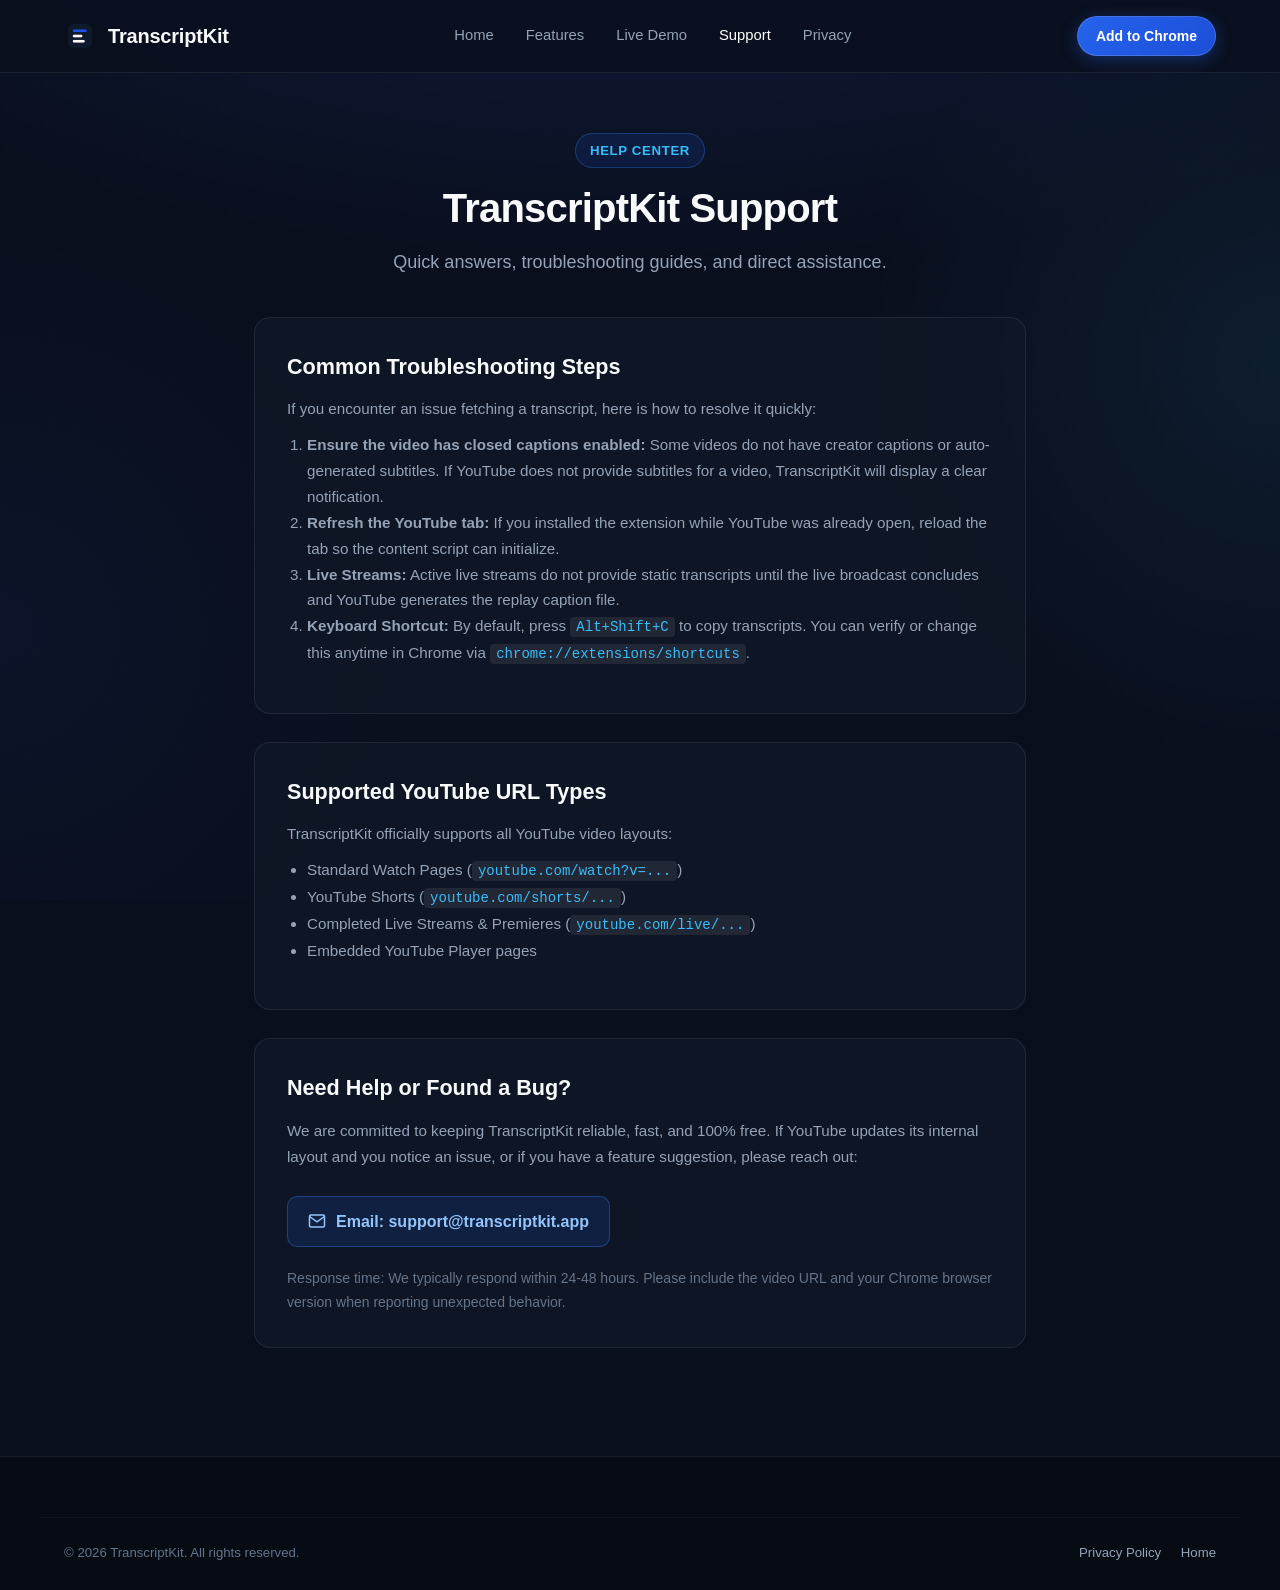
<file: support.html>
<!DOCTYPE html>
<html lang="en">
<head>
  <meta charset="UTF-8">
  <meta name="viewport" content="width=device-width, initial-scale=1.0">
  <title>TranscriptKit Support &amp; Help Center</title>
  
  <meta name="description" content="Get help, troubleshoot issues, and contact support for the TranscriptKit Chrome Extension.">
  <meta name="robots" content="index, follow">
  
  <link rel="icon" type="image/png" sizes="32x32" href="assets/icons/48.png">
  <link rel="stylesheet" href="style.css">
  
  <style>
    .support-hero {
      padding: 60px 0 40px 0;
      text-align: center;
    }
    .support-content {
      max-width: 820px;
      margin: 0 auto;
      padding-bottom: 80px;
    }
    .support-card {
      background: var(--bg-card);
      border: 1px solid var(--border-color);
      border-radius: var(--radius-lg);
      padding: 32px;
      margin-bottom: 28px;
    }
    .support-card h3 {
      font-size: 1.35rem;
      margin-bottom: 12px;
      color: var(--text-primary);
    }
    .support-card p, .support-card li {
      color: var(--text-secondary);
      font-size: 0.95rem;
      line-height: 1.7;
    }
    .support-card ul, .support-card ol {
      margin-left: 20px;
      margin-top: 10px;
      margin-bottom: 14px;
    }
    .support-card code {
      background: rgba(255, 255, 255, 0.08);
      padding: 2px 6px;
      border-radius: 4px;
      color: var(--accent-cyan);
      font-family: var(--font-mono);
      font-size: 0.875rem;
    }
    .contact-badge {
      display: inline-flex;
      align-items: center;
      gap: 10px;
      background: rgba(37, 99, 235, 0.15);
      border: 1px solid rgba(59, 130, 246, 0.35);
      padding: 12px 20px;
      border-radius: var(--radius-md);
      font-weight: 600;
      color: #93c5fd;
      margin-top: 10px;
    }
  </style>
</head>
<body>

  <!-- Navigation Bar -->
  <header class="navbar">
    <div class="container">
      <a href="index.html" class="nav-brand">
        <img src="assets/icons/128.png" alt="TranscriptKit Logo" width="32" height="32">
        <span>TranscriptKit</span>
      </a>
      
      <nav class="nav-links">
        <a href="index.html" class="nav-link">Home</a>
        <a href="index.html#features" class="nav-link">Features</a>
        <a href="index.html#demo" class="nav-link">Live Demo</a>
        <a href="support.html" class="nav-link" style="color:#ffffff;">Support</a>
        <a href="privacy.html" class="nav-link">Privacy</a>
      </nav>
      
      <div class="nav-actions">
        <a href="https://chromewebstore.google.com/detail/transcriptkit-youtube-tra/jhkhpmmaiandgkfmlpcneilpmohngiod" target="_blank" rel="noopener noreferrer" class="btn btn-primary btn-sm">
          Add to Chrome
        </a>
      </div>
    </div>
  </header>

  <!-- Support Header -->
  <section class="support-hero">
    <div class="container">
      <span class="section-tag">Help Center</span>
      <h1 class="section-title">TranscriptKit Support</h1>
      <p class="section-desc">Quick answers, troubleshooting guides, and direct assistance.</p>
    </div>
  </section>

  <!-- Support Content Section -->
  <div class="container support-content">
    
    <!-- Quick Troubleshooting -->
    <div class="support-card">
      <h3>Common Troubleshooting Steps</h3>
      <p>If you encounter an issue fetching a transcript, here is how to resolve it quickly:</p>
      <ol>
        <li><strong>Ensure the video has closed captions enabled:</strong> Some videos do not have creator captions or auto-generated subtitles. If YouTube does not provide subtitles for a video, TranscriptKit will display a clear notification.</li>
        <li><strong>Refresh the YouTube tab:</strong> If you installed the extension while YouTube was already open, reload the tab so the content script can initialize.</li>
        <li><strong>Live Streams:</strong> Active live streams do not provide static transcripts until the live broadcast concludes and YouTube generates the replay caption file.</li>
        <li><strong>Keyboard Shortcut:</strong> By default, press <code>Alt+Shift+C</code> to copy transcripts. You can verify or change this anytime in Chrome via <code>chrome://extensions/shortcuts</code>.</li>
      </ol>
    </div>

    <!-- Supported Video Formats -->
    <div class="support-card">
      <h3>Supported YouTube URL Types</h3>
      <p>TranscriptKit officially supports all YouTube video layouts:</p>
      <ul>
        <li>Standard Watch Pages (<code>youtube.com/watch?v=...</code>)</li>
        <li>YouTube Shorts (<code>youtube.com/shorts/...</code>)</li>
        <li>Completed Live Streams &amp; Premieres (<code>youtube.com/live/...</code>)</li>
        <li>Embedded YouTube Player pages</li>
      </ul>
    </div>

    <!-- Contact & Feedback -->
    <div class="support-card">
      <h3>Need Help or Found a Bug?</h3>
      <p>
        We are committed to keeping TranscriptKit reliable, fast, and 100% free. 
        If YouTube updates its internal layout and you notice an issue, or if you have a feature suggestion, please reach out:
      </p>
      
      <div style="margin-top:16px;">
        <a href="mailto:support@transcriptkit.app?subject=TranscriptKit%20Support%20Request" class="contact-badge">
          <svg width="18" height="18" viewBox="0 0 24 24" fill="none" stroke="currentColor" stroke-width="2"><path d="M4 4h16c1.1 0 2 .9 2 2v12c0 1.1-.9 2-2 2H4c-1.1 0-2-.9-2-2V6c0-1.1.9-2 2-2z"/><polyline points="22,6 12,13 2,6"/></svg>
          Email: support@transcriptkit.app
        </a>
      </div>
      
      <p style="margin-top:20px; font-size:0.875rem; color:var(--text-muted);">
        Response time: We typically respond within 24-48 hours. Please include the video URL and your Chrome browser version when reporting unexpected behavior.
      </p>
    </div>

  </div>

  <!-- Footer -->
  <footer class="footer">
    <div class="container footer-bottom">
      <div>&copy; 2026 TranscriptKit. All rights reserved.</div>
      <div><a href="privacy.html" style="color:var(--text-secondary); margin-right:16px;">Privacy Policy</a> <a href="index.html" style="color:var(--text-secondary);">Home</a></div>
    </div>
  </footer>

</body>
</html>
</file>
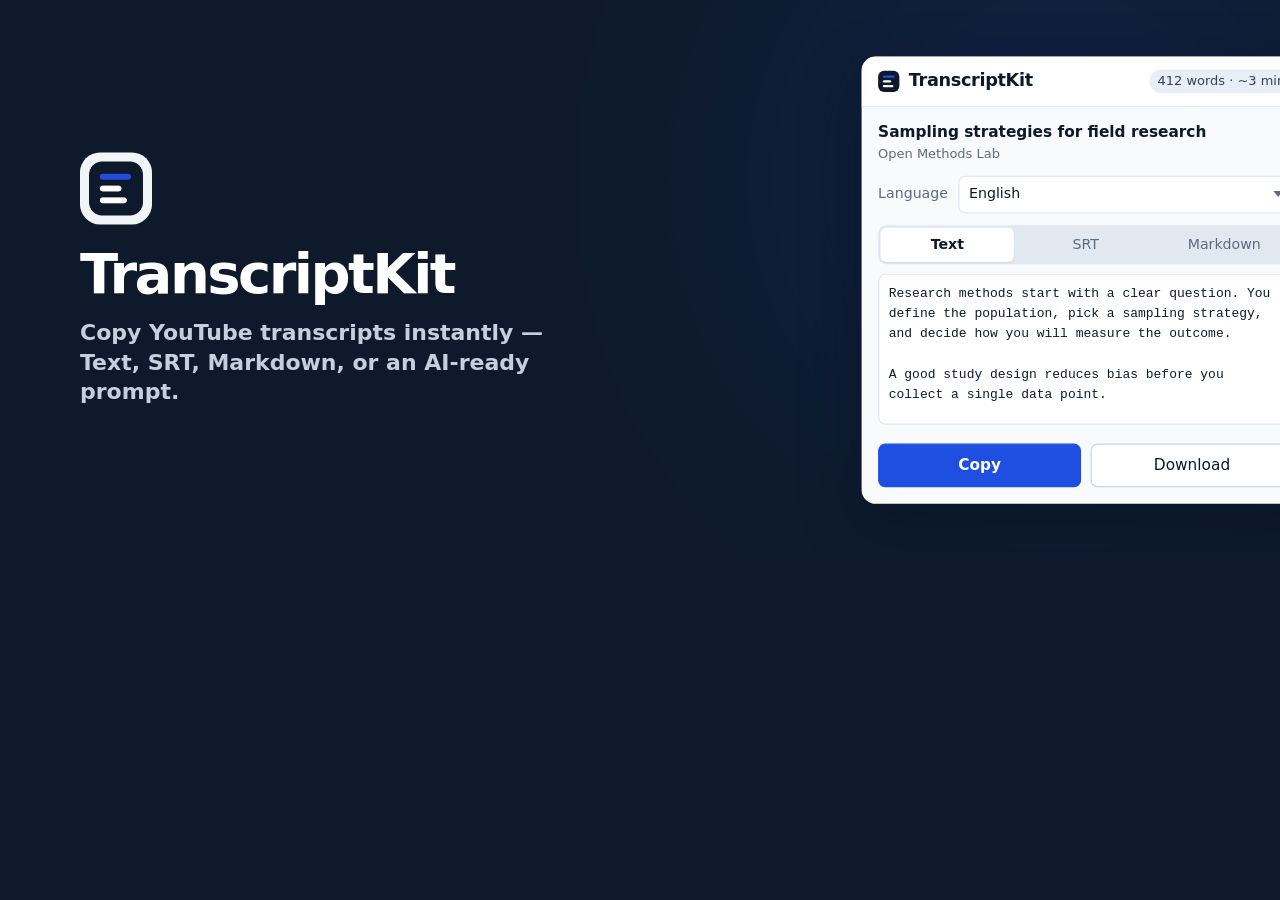
<file: store-assets/src/promo-marquee.html>
<!doctype html>
<html lang="en">
<head>
  <meta charset="utf-8">
  <title>Promo marquee</title>
  <link rel="stylesheet" href="tk-popup.css">
  <style>
    html, body { margin: 0; width: 1400px; height: 560px; overflow: hidden; background: #0e1a2b; }
    .tile {
      width: 1400px; height: 560px;
      background: #0e1a2b; color: #fff;
      font-family: "Segoe UI", system-ui, sans-serif;
      position: relative;
      overflow: hidden;
    }
    .glow {
      position: absolute; width: 520px; height: 520px; border-radius: 50%;
      background: #1f4fe0; filter: blur(140px); opacity: 0.18;
      right: 80px; top: -80px;
    }
    .left {
      position: absolute; left: 80px; top: 50%;
      transform: translateY(-50%);
      width: 560px;
    }
    .icon-wrap {
      width: 72px; height: 72px;
      background: #f2f5f7;
      border-radius: 20px;
      overflow: hidden;
      margin-bottom: 22px;
    }
    .icon-wrap img { width: 72px; height: 72px; display: block; }
    h1 {
      margin: 0; font-size: 56px; letter-spacing: -0.045em;
      font-weight: 700; line-height: 1;
    }
    p {
      margin: 16px 0 0; font-size: 22px; font-weight: 600;
      color: #c5d0de; max-width: 480px; line-height: 1.35;
    }
    .right {
      position: absolute; right: 90px; top: 50%;
      transform: translateY(-50%) scale(1.18);
      transform-origin: center right;
    }
  </style>
</head>
<body>
  <div class="tile">
    <div class="glow"></div>
    <div class="left">
      <div class="icon-wrap"><img src="../../icons/128.png" alt=""></div>
      <h1>TranscriptKit</h1>
      <p>Copy YouTube transcripts instantly — Text, SRT, Markdown, or an AI-ready prompt.</p>
    </div>
    <div class="right">
      <div class="tk-popup">
        <header>
          <div class="brand">
            <span class="brand-mark" aria-hidden="true"><i></i><i></i><i></i></span>
            <span>TranscriptKit</span>
          </div>
          <div class="stats-badge">412 words · ~3 min</div>
        </header>
        <main>
          <div class="video-meta">
            <div class="video-title">Sampling strategies for field research</div>
            <div class="video-author">Open Methods Lab</div>
          </div>
          <div class="field-row">
            <label class="field-label">Language</label>
            <div class="fake-select"><span>English</span></div>
          </div>
          <div class="formats-bar">
            <button class="fmt-btn active" type="button">Text</button>
            <button class="fmt-btn" type="button">SRT</button>
            <button class="fmt-btn" type="button">Markdown</button>
          </div>
          <div class="preview-container">
            <textarea readonly>Research methods start with a clear question. You define the population, pick a sampling strategy, and decide how you will measure the outcome.

A good study design reduces bias before you collect a single data point.</textarea>
          </div>
          <div class="actions">
            <button class="btn primary" type="button">Copy</button>
            <button class="btn" type="button">Download</button>
          </div>
        </main>
      </div>
    </div>
  </div>
</body>
</html>
</file>
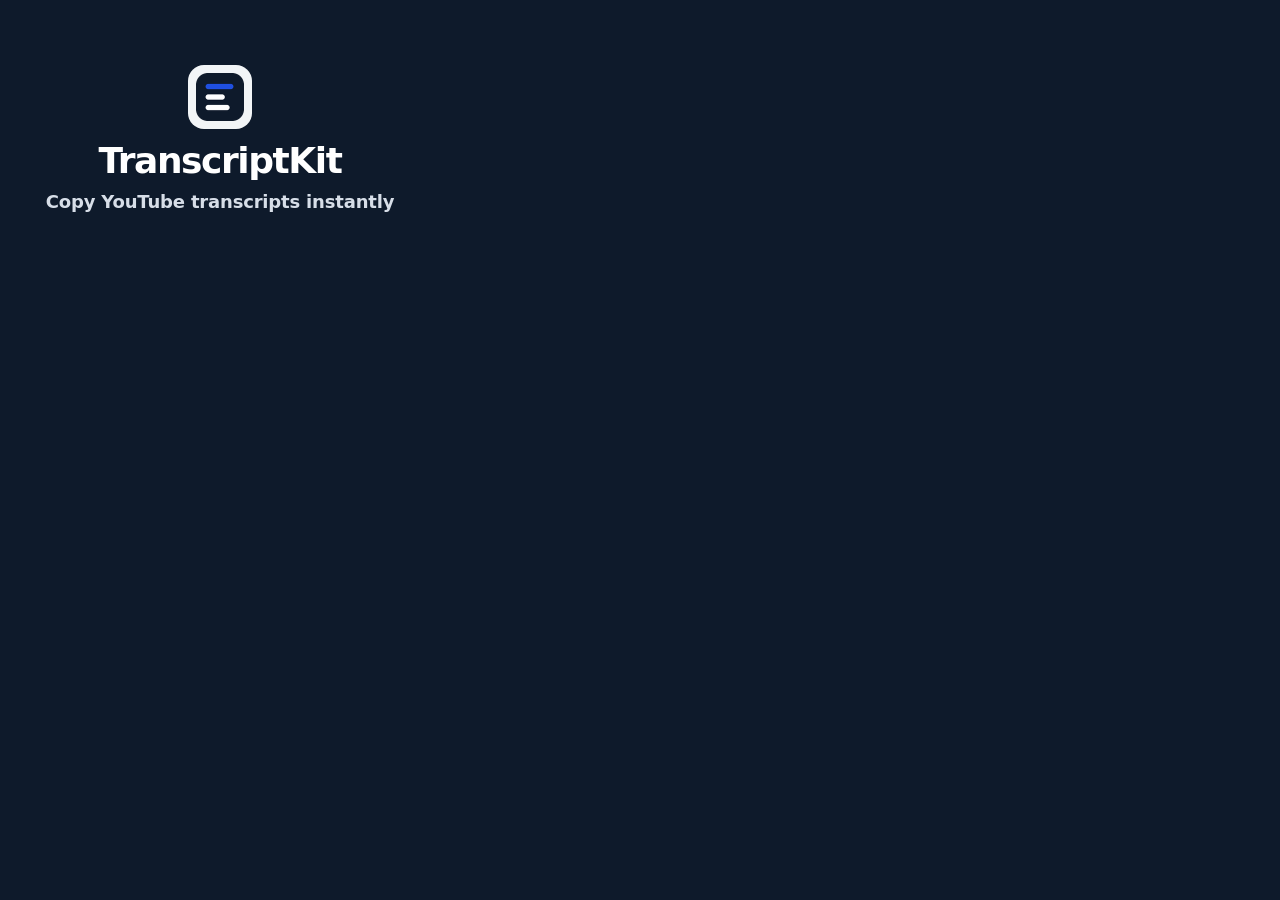
<file: store-assets/src/promo-small.html>
<!doctype html>
<html lang="en">
<head>
  <meta charset="utf-8">
  <title>Promo small</title>
  <style>
    html, body { margin: 0; width: 440px; height: 280px; overflow: hidden; background: #0e1a2b; }
    .tile {
      width: 440px; height: 280px;
      background: #0e1a2b; color: #fff;
      font-family: "Segoe UI", system-ui, sans-serif;
      display: flex; flex-direction: column;
      justify-content: center; align-items: center;
      text-align: center; padding: 22px 24px 26px;
      box-sizing: border-box;
    }
    .icon-wrap {
      width: 64px; height: 64px;
      background: #f2f5f7;
      border-radius: 16px;
      overflow: hidden;
      margin-bottom: 14px;
      display: flex; align-items: center; justify-content: center;
    }
    .icon-wrap img { width: 64px; height: 64px; display: block; }
    h1 {
      margin: 0; font-size: 36px; letter-spacing: -0.04em;
      font-weight: 700; line-height: 1;
    }
    p {
      margin: 12px 0 0; font-size: 18px; font-weight: 600;
      color: #d7dee8; letter-spacing: -0.01em;
    }
  </style>
</head>
<body>
  <div class="tile">
    <div class="icon-wrap"><img src="../../icons/128.png" alt=""></div>
    <h1>TranscriptKit</h1>
    <p>Copy YouTube transcripts instantly</p>
  </div>
</body>
</html>
</file>
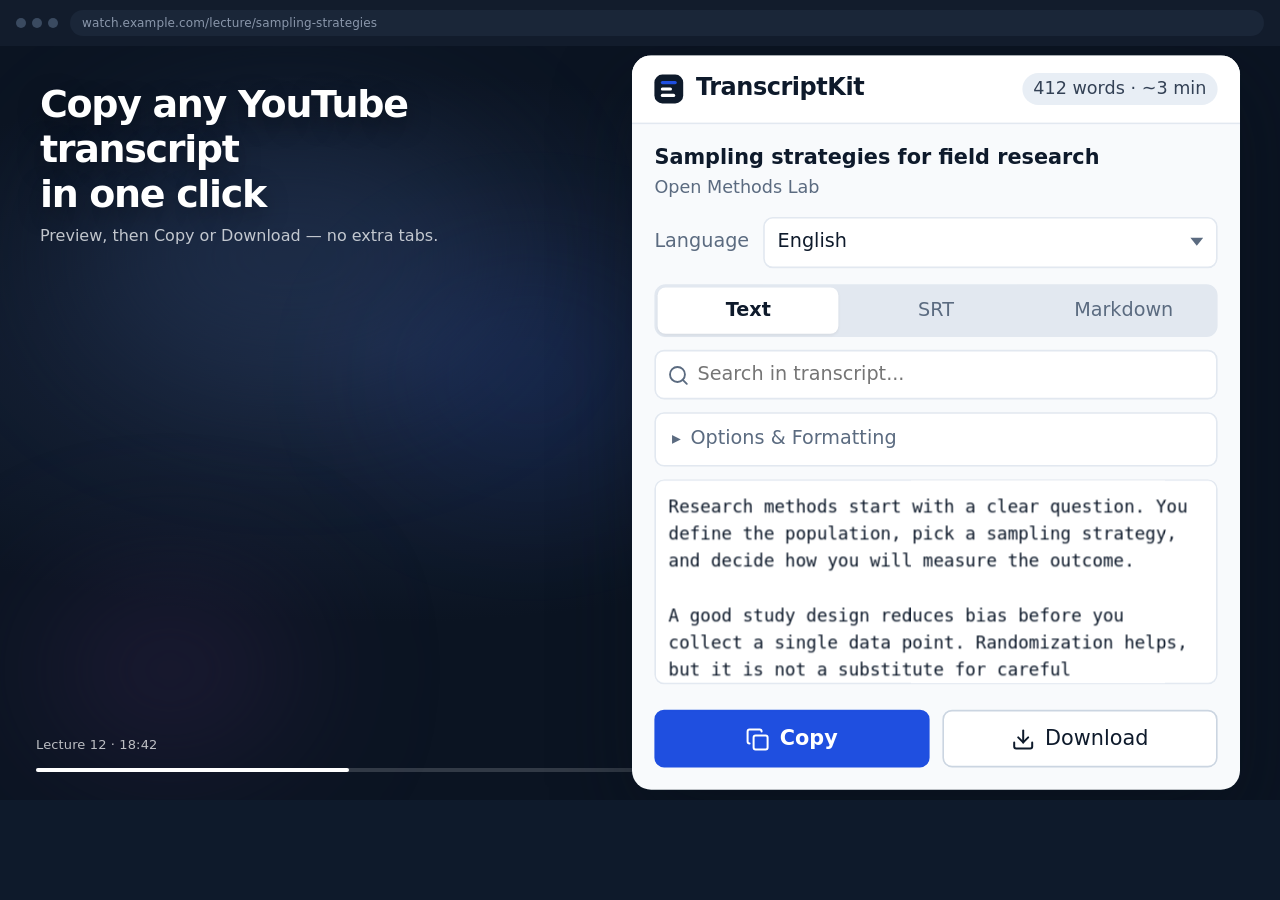
<file: store-assets/src/screenshot-1.html>
<!doctype html>
<html lang="en">
<head>
  <meta charset="utf-8">
  <title>Screenshot 1</title>
  <link rel="stylesheet" href="shot-frame.css">
  <link rel="stylesheet" href="tk-popup.css">
</head>
<body>
  <div class="stage">
    <div class="browser">
      <div class="dots"><span></span><span></span><span></span></div>
      <div class="omnibox">watch.example.com/lecture/sampling-strategies</div>
    </div>
    <div class="page">
      <div class="player">
        <div class="blob a"></div>
        <div class="blob b"></div>
        <div class="blob c"></div>
        <div class="vid-meta">Lecture 12 · 18:42</div>
        <div class="progress"><i></i></div>
      </div>
      <div class="headline">
        <h1>Copy any YouTube transcript<br>in one click</h1>
        <p>Preview, then Copy or Download — no extra tabs.</p>
      </div>
      <div class="popup-slot">
        <div class="tk-popup">
          <header>
            <div class="brand">
              <span class="brand-mark" aria-hidden="true"><i></i><i></i><i></i></span>
              <span>TranscriptKit</span>
            </div>
            <div class="stats-badge">412 words · ~3 min</div>
          </header>
          <main>
            <div class="video-meta">
              <div class="video-title">Sampling strategies for field research</div>
              <div class="video-author">Open Methods Lab</div>
            </div>
            <div class="field-row">
              <label class="field-label">Language</label>
              <div class="fake-select"><span>English</span></div>
            </div>
            <div class="formats-bar">
              <button class="fmt-btn active" type="button">Text</button>
              <button class="fmt-btn" type="button">SRT</button>
              <button class="fmt-btn" type="button">Markdown</button>
            </div>
            <div class="search-row">
              <div class="search-wrap">
                <svg class="search-icon" width="14" height="14" viewBox="0 0 24 24" fill="none" stroke="currentColor" stroke-width="2" stroke-linecap="round"><circle cx="11" cy="11" r="8"/><path d="m21 21-4.3-4.3"/></svg>
                <input type="text" placeholder="Search in transcript..." value="" readonly>
              </div>
            </div>
            <div class="options-details">
              <div class="options-summary">Options &amp; Formatting</div>
            </div>
            <div class="preview-container">
              <textarea readonly>Research methods start with a clear question. You define the population, pick a sampling strategy, and decide how you will measure the outcome.

A good study design reduces bias before you collect a single data point. Randomization helps, but it is not a substitute for careful measurement.

When you write up results, separate what you observed from what you infer. Readers should be able to follow both the method and the limits of the claim.</textarea>
            </div>
            <div class="actions">
              <button class="btn primary" type="button">
                <svg width="15" height="15" viewBox="0 0 24 24" fill="none" stroke="currentColor" stroke-width="2" stroke-linecap="round"><rect width="14" height="14" x="8" y="8" rx="2"/><path d="M4 16c-1.1 0-2-.9-2-2V4c0-1.1.9-2 2-2h10c1.1 0 2 .9 2 2"/></svg>
                Copy
              </button>
              <button class="btn" type="button">
                <svg width="15" height="15" viewBox="0 0 24 24" fill="none" stroke="currentColor" stroke-width="2" stroke-linecap="round"><path d="M21 15v4a2 2 0 0 1-2 2H5a2 2 0 0 1-2-2v-4"/><polyline points="7 10 12 15 17 10"/><line x1="12" y1="15" x2="12" y2="3"/></svg>
                Download
              </button>
            </div>
          </main>
        </div>
      </div>
    </div>
  </div>
</body>
</html>
</file>
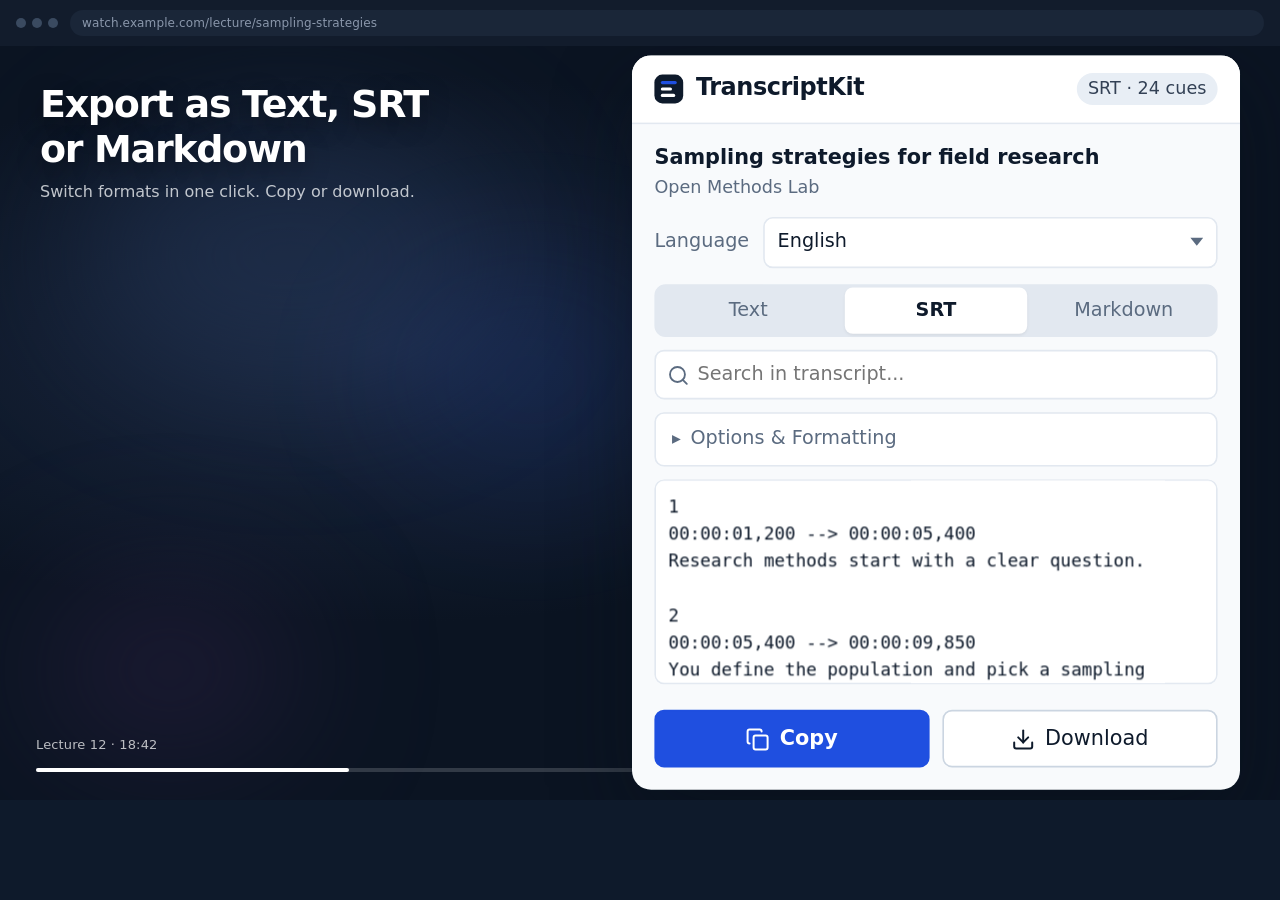
<file: store-assets/src/screenshot-2.html>
<!doctype html>
<html lang="en">
<head>
  <meta charset="utf-8">
  <title>Screenshot 2</title>
  <link rel="stylesheet" href="shot-frame.css">
  <link rel="stylesheet" href="tk-popup.css">
</head>
<body>
  <div class="stage">
    <div class="browser">
      <div class="dots"><span></span><span></span><span></span></div>
      <div class="omnibox">watch.example.com/lecture/sampling-strategies</div>
    </div>
    <div class="page">
      <div class="player">
        <div class="blob a"></div>
        <div class="blob b"></div>
        <div class="blob c"></div>
        <div class="vid-meta">Lecture 12 · 18:42</div>
        <div class="progress"><i></i></div>
      </div>
      <div class="headline">
        <h1>Export as Text, SRT<br>or Markdown</h1>
        <p>Switch formats in one click. Copy or download.</p>
      </div>
      <div class="popup-slot">
        <div class="tk-popup">
          <header>
            <div class="brand">
              <span class="brand-mark" aria-hidden="true"><i></i><i></i><i></i></span>
              <span>TranscriptKit</span>
            </div>
            <div class="stats-badge">SRT · 24 cues</div>
          </header>
          <main>
            <div class="video-meta">
              <div class="video-title">Sampling strategies for field research</div>
              <div class="video-author">Open Methods Lab</div>
            </div>
            <div class="field-row">
              <label class="field-label">Language</label>
              <div class="fake-select"><span>English</span></div>
            </div>
            <div class="formats-bar">
              <button class="fmt-btn" type="button">Text</button>
              <button class="fmt-btn active" type="button">SRT</button>
              <button class="fmt-btn" type="button">Markdown</button>
            </div>
            <div class="search-row">
              <div class="search-wrap">
                <svg class="search-icon" width="14" height="14" viewBox="0 0 24 24" fill="none" stroke="currentColor" stroke-width="2" stroke-linecap="round"><circle cx="11" cy="11" r="8"/><path d="m21 21-4.3-4.3"/></svg>
                <input type="text" placeholder="Search in transcript..." readonly>
              </div>
            </div>
            <div class="options-details">
              <div class="options-summary">Options &amp; Formatting</div>
            </div>
            <div class="preview-container">
              <textarea readonly>1
00:00:01,200 --> 00:00:05,400
Research methods start with a clear question.

2
00:00:05,400 --> 00:00:09,850
You define the population and pick a sampling strategy.

3
00:00:09,850 --> 00:00:14,200
Decide how you will measure the outcome.</textarea>
            </div>
            <div class="actions">
              <button class="btn primary" type="button">
                <svg width="15" height="15" viewBox="0 0 24 24" fill="none" stroke="currentColor" stroke-width="2" stroke-linecap="round"><rect width="14" height="14" x="8" y="8" rx="2"/><path d="M4 16c-1.1 0-2-.9-2-2V4c0-1.1.9-2 2-2h10c1.1 0 2 .9 2 2"/></svg>
                Copy
              </button>
              <button class="btn" type="button">
                <svg width="15" height="15" viewBox="0 0 24 24" fill="none" stroke="currentColor" stroke-width="2" stroke-linecap="round"><path d="M21 15v4a2 2 0 0 1-2 2H5a2 2 0 0 1-2-2v-4"/><polyline points="7 10 12 15 17 10"/><line x1="12" y1="15" x2="12" y2="3"/></svg>
                Download
              </button>
            </div>
          </main>
        </div>
      </div>
    </div>
  </div>
</body>
</html>
</file>
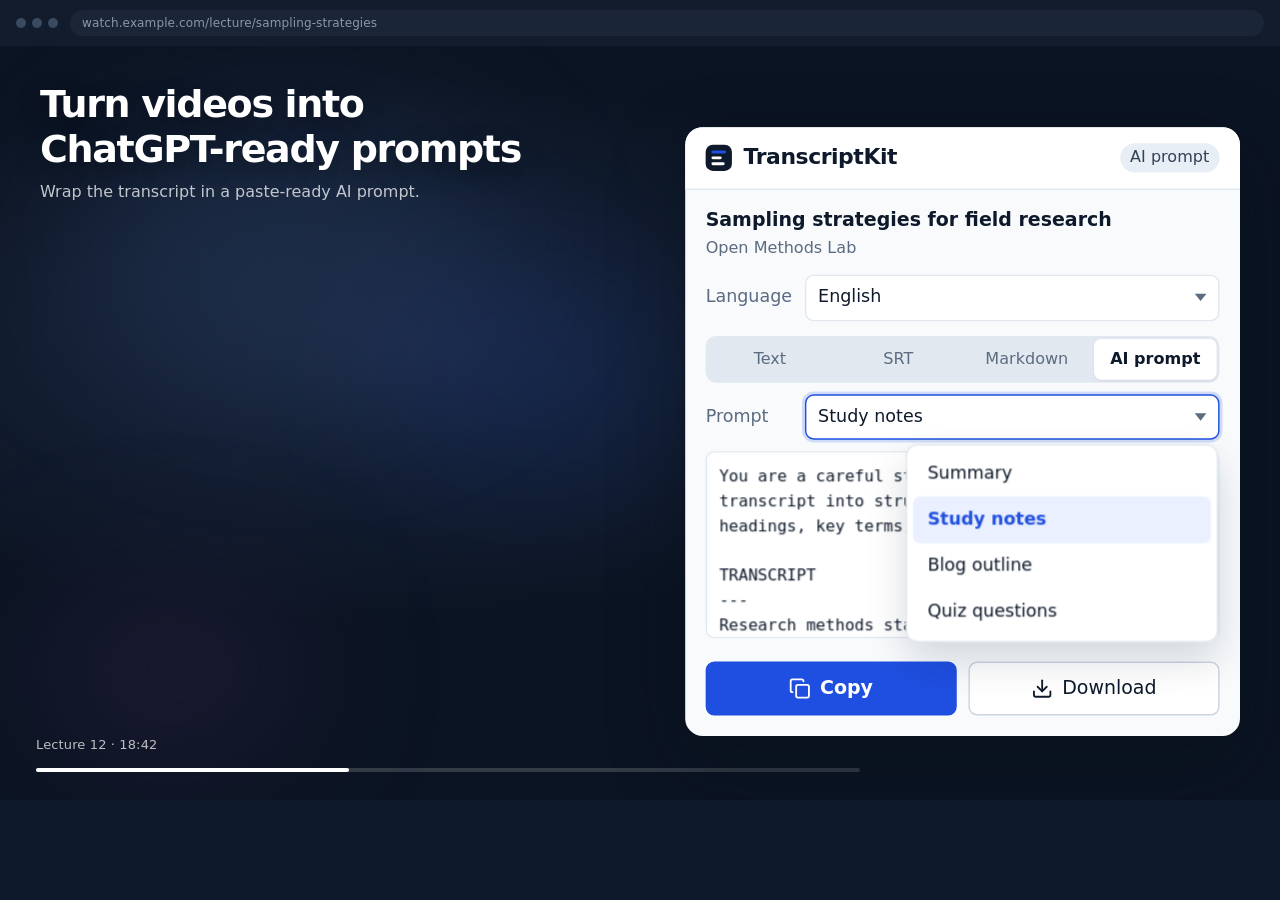
<file: store-assets/src/screenshot-3.html>
<!doctype html>
<html lang="en">
<head>
  <meta charset="utf-8">
  <title>Screenshot 3</title>
  <link rel="stylesheet" href="shot-frame.css">
  <link rel="stylesheet" href="tk-popup.css">
</head>
<body>
  <div class="stage">
    <div class="browser">
      <div class="dots"><span></span><span></span><span></span></div>
      <div class="omnibox">watch.example.com/lecture/sampling-strategies</div>
    </div>
    <div class="page">
      <div class="player">
        <div class="blob a"></div>
        <div class="blob b"></div>
        <div class="blob c"></div>
        <div class="vid-meta">Lecture 12 · 18:42</div>
        <div class="progress"><i></i></div>
      </div>
      <div class="headline">
        <h1>Turn videos into<br>ChatGPT-ready prompts</h1>
        <p>Wrap the transcript in a paste-ready AI prompt.</p>
      </div>
      <div class="popup-slot scale-md">
        <div class="tk-popup">
          <header>
            <div class="brand">
              <span class="brand-mark" aria-hidden="true"><i></i><i></i><i></i></span>
              <span>TranscriptKit</span>
            </div>
            <div class="stats-badge">AI prompt</div>
          </header>
          <main>
            <div class="video-meta">
              <div class="video-title">Sampling strategies for field research</div>
              <div class="video-author">Open Methods Lab</div>
            </div>
            <div class="field-row">
              <label class="field-label">Language</label>
              <div class="fake-select"><span>English</span></div>
            </div>
            <div class="formats-bar">
              <button class="fmt-btn four" type="button">Text</button>
              <button class="fmt-btn four" type="button">SRT</button>
              <button class="fmt-btn four" type="button">Markdown</button>
              <button class="fmt-btn four active" type="button">AI prompt</button>
            </div>
            <div class="field-row">
              <label class="field-label">Prompt</label>
              <div class="fake-select open"><span>Study notes</span>
                <div class="menu">
                  <div class="opt">Summary</div>
                  <div class="opt active">Study notes</div>
                  <div class="opt">Blog outline</div>
                  <div class="opt">Quiz questions</div>
                </div>
              </div>
            </div>
            <div class="preview-container">
              <textarea readonly>You are a careful study coach. Turn this video transcript into structured study notes with headings, key terms, and 5 review questions.

TRANSCRIPT
---
Research methods start with a clear question. You define the population, pick a sampling strategy, and decide how you will measure the outcome.</textarea>
            </div>
            <div class="actions">
              <button class="btn primary" type="button">
                <svg width="15" height="15" viewBox="0 0 24 24" fill="none" stroke="currentColor" stroke-width="2" stroke-linecap="round"><rect width="14" height="14" x="8" y="8" rx="2"/><path d="M4 16c-1.1 0-2-.9-2-2V4c0-1.1.9-2 2-2h10c1.1 0 2 .9 2 2"/></svg>
                Copy
              </button>
              <button class="btn" type="button">
                <svg width="15" height="15" viewBox="0 0 24 24" fill="none" stroke="currentColor" stroke-width="2" stroke-linecap="round"><path d="M21 15v4a2 2 0 0 1-2 2H5a2 2 0 0 1-2-2v-4"/><polyline points="7 10 12 15 17 10"/><line x1="12" y1="15" x2="12" y2="3"/></svg>
                Download
              </button>
            </div>
          </main>
        </div>
      </div>
    </div>
  </div>
</body>
</html>
</file>
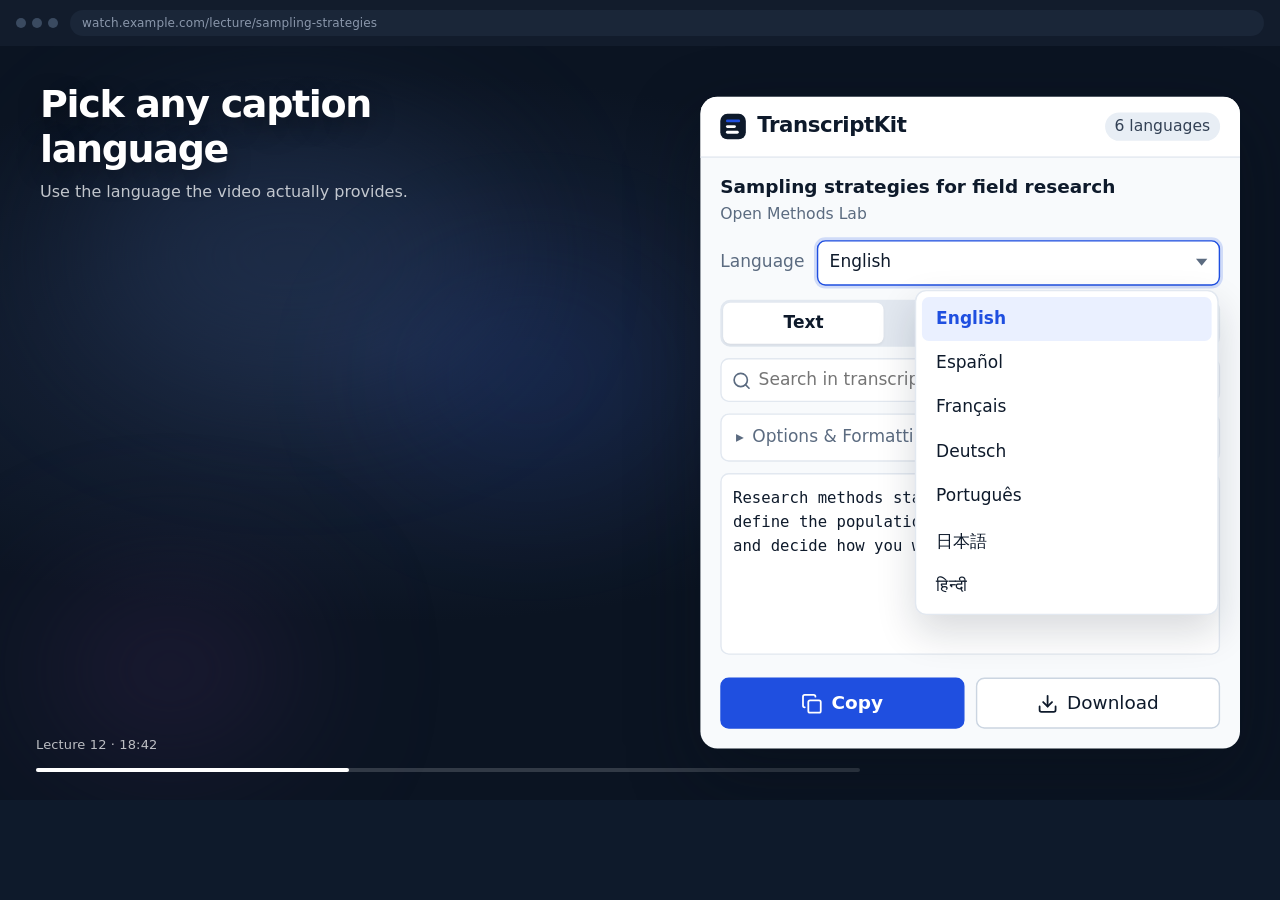
<file: store-assets/src/screenshot-4.html>
<!doctype html>
<html lang="en">
<head>
  <meta charset="utf-8">
  <title>Screenshot 4</title>
  <link rel="stylesheet" href="shot-frame.css">
  <link rel="stylesheet" href="tk-popup.css">
</head>
<body>
  <div class="stage">
    <div class="browser">
      <div class="dots"><span></span><span></span><span></span></div>
      <div class="omnibox">watch.example.com/lecture/sampling-strategies</div>
    </div>
    <div class="page">
      <div class="player">
        <div class="blob a"></div>
        <div class="blob b"></div>
        <div class="blob c"></div>
        <div class="vid-meta">Lecture 12 · 18:42</div>
        <div class="progress"><i></i></div>
      </div>
      <div class="headline">
        <h1>Pick any caption language</h1>
        <p>Use the language the video actually provides.</p>
      </div>
      <div class="popup-slot scale-sm">
        <div class="tk-popup">
          <header>
            <div class="brand">
              <span class="brand-mark" aria-hidden="true"><i></i><i></i><i></i></span>
              <span>TranscriptKit</span>
            </div>
            <div class="stats-badge">6 languages</div>
          </header>
          <main>
            <div class="video-meta">
              <div class="video-title">Sampling strategies for field research</div>
              <div class="video-author">Open Methods Lab</div>
            </div>
            <div class="field-row">
              <label class="field-label">Language</label>
              <div class="fake-select open"><span>English</span>
                <div class="menu">
                  <div class="opt active">English</div>
                  <div class="opt">Español</div>
                  <div class="opt">Français</div>
                  <div class="opt">Deutsch</div>
                  <div class="opt">Português</div>
                  <div class="opt">日本語</div>
                  <div class="opt">हिन्दी</div>
                </div>
              </div>
            </div>
            <div class="formats-bar">
              <button class="fmt-btn active" type="button">Text</button>
              <button class="fmt-btn" type="button">SRT</button>
              <button class="fmt-btn" type="button">Markdown</button>
            </div>
            <div class="search-row">
              <div class="search-wrap">
                <svg class="search-icon" width="14" height="14" viewBox="0 0 24 24" fill="none" stroke="currentColor" stroke-width="2" stroke-linecap="round"><circle cx="11" cy="11" r="8"/><path d="m21 21-4.3-4.3"/></svg>
                <input type="text" placeholder="Search in transcript..." readonly>
              </div>
            </div>
            <div class="options-details">
              <div class="options-summary">Options &amp; Formatting</div>
            </div>
            <div class="preview-container">
              <textarea readonly>Research methods start with a clear question. You define the population, pick a sampling strategy, and decide how you will measure the outcome.</textarea>
            </div>
            <div class="actions">
              <button class="btn primary" type="button">
                <svg width="15" height="15" viewBox="0 0 24 24" fill="none" stroke="currentColor" stroke-width="2" stroke-linecap="round"><rect width="14" height="14" x="8" y="8" rx="2"/><path d="M4 16c-1.1 0-2-.9-2-2V4c0-1.1.9-2 2-2h10c1.1 0 2 .9 2 2"/></svg>
                Copy
              </button>
              <button class="btn" type="button">
                <svg width="15" height="15" viewBox="0 0 24 24" fill="none" stroke="currentColor" stroke-width="2" stroke-linecap="round"><path d="M21 15v4a2 2 0 0 1-2 2H5a2 2 0 0 1-2-2v-4"/><polyline points="7 10 12 15 17 10"/><line x1="12" y1="15" x2="12" y2="3"/></svg>
                Download
              </button>
            </div>
          </main>
        </div>
      </div>
    </div>
  </div>
</body>
</html>
</file>
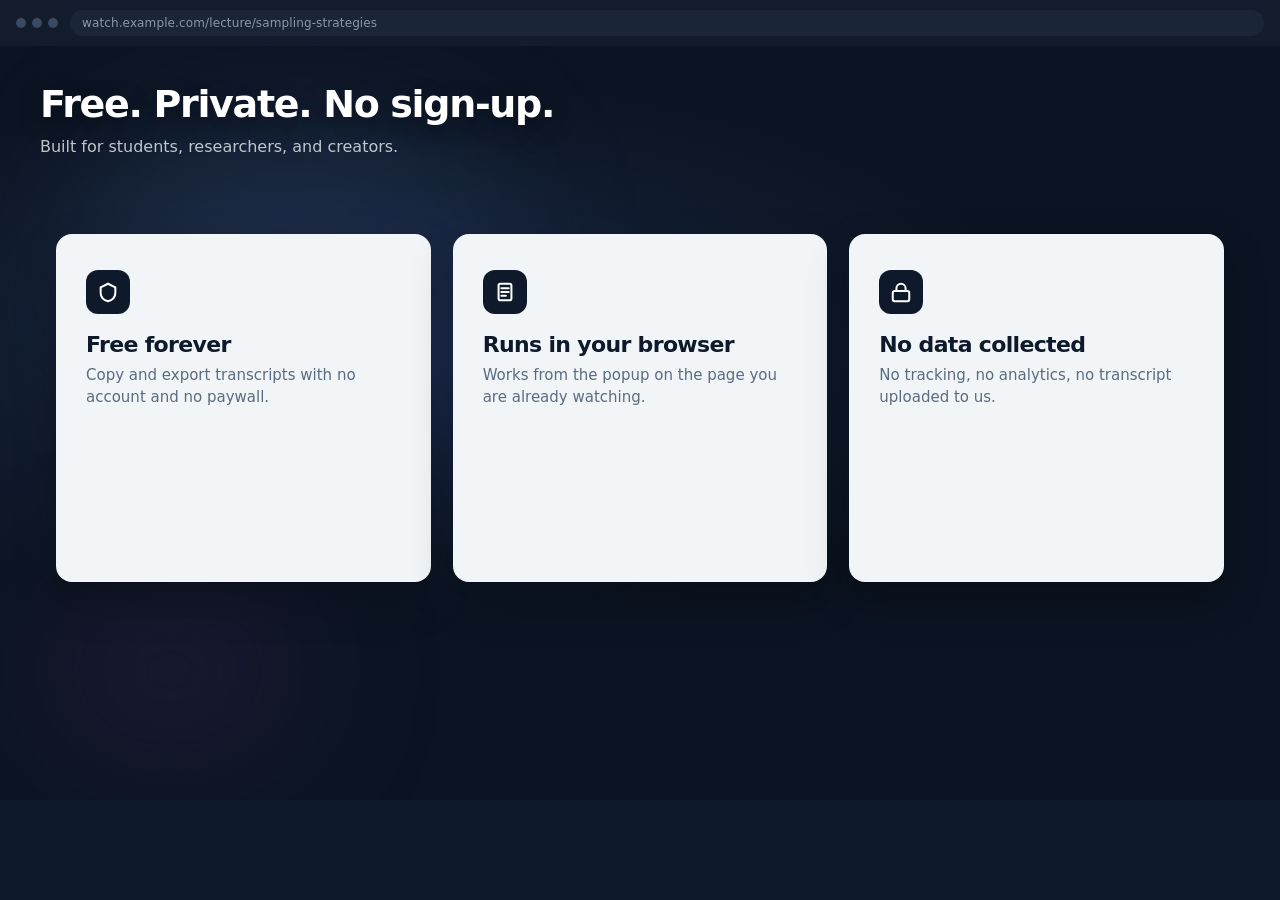
<file: store-assets/src/screenshot-5.html>
<!doctype html>
<html lang="en">
<head>
  <meta charset="utf-8">
  <title>Screenshot 5</title>
  <link rel="stylesheet" href="shot-frame.css">
  <link rel="stylesheet" href="tk-popup.css">
</head>
<body>
  <div class="stage">
    <div class="browser">
      <div class="dots"><span></span><span></span><span></span></div>
      <div class="omnibox">watch.example.com/lecture/sampling-strategies</div>
    </div>
    <div class="page trust-only">
      <div class="player">
        <div class="blob a"></div>
        <div class="blob b"></div>
        <div class="blob c"></div>
        <div class="progress"><i></i></div>
      </div>
      <div class="headline">
        <h1>Free. Private. No sign-up.</h1>
        <p>Built for students, researchers, and creators.</p>
      </div>
      <div class="trust">
        <div class="trust-card">
          <div class="trust-icon">
            <svg width="22" height="22" viewBox="0 0 24 24" fill="none" stroke="#ffffff" stroke-width="2.2" stroke-linecap="round"><path d="M12 3l8 4v6c0 5-3.4 7.7-8 9-4.6-1.3-8-4-8-9V7l8-4z"/></svg>
          </div>
          <h2>Free forever</h2>
          <p>Copy and export transcripts with no account and no paywall.</p>
        </div>
        <div class="trust-card">
          <div class="trust-icon">
            <svg width="22" height="22" viewBox="0 0 24 24" fill="none" stroke="#ffffff" stroke-width="2.2" stroke-linecap="round"><rect x="5" y="3" width="14" height="18" rx="2"/><path d="M8 8h8M8 12h8M8 16h5"/></svg>
          </div>
          <h2>Runs in your browser</h2>
          <p>Works from the popup on the page you are already watching.</p>
        </div>
        <div class="trust-card">
          <div class="trust-icon">
            <svg width="22" height="22" viewBox="0 0 24 24" fill="none" stroke="#ffffff" stroke-width="2.2" stroke-linecap="round"><rect x="3" y="11" width="18" height="11" rx="2"/><path d="M7 11V8a5 5 0 0 1 10 0v3"/></svg>
          </div>
          <h2>No data collected</h2>
          <p>No tracking, no analytics, no transcript uploaded to us.</p>
        </div>
      </div>
    </div>
  </div>
</body>
</html>
</file>
<file: style.css>
/* ==========================================================================
   TranscriptKit — Official Website Stylesheet
   Design Language: Deep Ink Navy, Modern Glassmorphism, Electric Blue Accent
   ========================================================================== */

:root {
  --bg-primary: #0a0f1d;
  --bg-secondary: #0e172a;
  --bg-card: rgba(17, 24, 39, 0.75);
  --bg-card-hover: rgba(30, 41, 59, 0.85);
  --border-color: rgba(255, 255, 255, 0.08);
  --border-highlight: rgba(59, 130, 246, 0.3);
  
  --text-primary: #f8fafc;
  --text-secondary: #94a3b8;
  --text-muted: #64748b;
  
  --accent-primary: #2563eb;
  --accent-hover: #1d4ed8;
  --accent-glow: rgba(37, 99, 235, 0.35);
  --accent-cyan: #38bdf8;
  --accent-green: #10b981;
  
  --font-sans: -apple-system, BlinkMacSystemFont, 'Segoe UI', Roboto, 'Inter', Helvetica, Arial, sans-serif;
  --font-mono: ui-monospace, SFMono-Regular, Menlo, Monaco, Consolas, monospace;
  
  --radius-sm: 6px;
  --radius-md: 10px;
  --radius-lg: 16px;
  --radius-xl: 24px;
  --radius-full: 9999px;
  
  --shadow-sm: 0 1px 2px rgba(0, 0, 0, 0.3);
  --shadow-md: 0 4px 12px rgba(0, 0, 0, 0.4);
  --shadow-lg: 0 10px 30px rgba(0, 0, 0, 0.5);
  --shadow-glow: 0 0 35px var(--accent-glow);
}

/* Base & Reset */
*, *::before, *::after {
  box-sizing: border-box;
  margin: 0;
  padding: 0;
}

html {
  scroll-behavior: smooth;
  font-size: 16px;
  color-scheme: dark;
}

body {
  font-family: var(--font-sans);
  background-color: var(--bg-primary);
  color: var(--text-primary);
  line-height: 1.6;
  -webkit-font-smoothing: antialiased;
  -moz-osx-font-smoothing: grayscale;
  overflow-x: hidden;
  background-image: 
    radial-gradient(ellipse 80% 50% at 50% -20%, rgba(37, 99, 235, 0.18), transparent),
    radial-gradient(circle at 100% 40%, rgba(56, 189, 248, 0.08), transparent 30%),
    radial-gradient(circle at 0% 70%, rgba(37, 99, 235, 0.06), transparent 30%);
  background-attachment: fixed;
}

a {
  color: inherit;
  text-decoration: none;
}

button {
  font-family: inherit;
  border: none;
  background: none;
  cursor: pointer;
}

/* Layout Utilities */
.container {
  max-width: 1200px;
  margin: 0 auto;
  padding: 0 24px;
}

.text-gradient {
  background: linear-gradient(135deg, #ffffff 30%, #93c5fd 80%, #38bdf8 100%);
  -webkit-background-clip: text;
  -webkit-text-fill-color: transparent;
}

.section-header {
  text-align: center;
  max-width: 720px;
  margin: 0 auto 56px auto;
}

.section-tag {
  display: inline-flex;
  align-items: center;
  gap: 8px;
  padding: 6px 14px;
  background: rgba(37, 99, 235, 0.12);
  border: 1px solid rgba(59, 130, 246, 0.3);
  border-radius: var(--radius-full);
  font-size: 0.825rem;
  font-weight: 600;
  color: var(--accent-cyan);
  text-transform: uppercase;
  letter-spacing: 0.05em;
  margin-bottom: 16px;
}

.section-title {
  font-size: 2.5rem;
  font-weight: 800;
  line-height: 1.2;
  letter-spacing: -0.02em;
  margin-bottom: 16px;
}

.section-desc {
  font-size: 1.125rem;
  color: var(--text-secondary);
}

/* Navigation Bar */
.navbar {
  position: sticky;
  top: 0;
  z-index: 100;
  backdrop-filter: blur(16px);
  -webkit-backdrop-filter: blur(16px);
  background: rgba(10, 15, 29, 0.8);
  border-bottom: 1px solid var(--border-color);
  transition: all 0.2s ease;
}

.navbar .container {
  display: flex;
  align-items: center;
  justify-content: space-between;
  height: 72px;
}

.nav-brand {
  display: flex;
  align-items: center;
  gap: 12px;
  font-size: 1.25rem;
  font-weight: 700;
  letter-spacing: -0.01em;
}

.nav-brand img {
  width: 32px;
  height: 32px;
  border-radius: var(--radius-sm);
}

.nav-links {
  display: flex;
  align-items: center;
  gap: 32px;
}

.nav-link {
  font-size: 0.925rem;
  color: var(--text-secondary);
  font-weight: 500;
  transition: color 0.15s ease;
}

.nav-link:hover {
  color: var(--text-primary);
}

.nav-actions {
  display: flex;
  align-items: center;
  gap: 16px;
}

.mobile-menu-btn {
  display: none;
  color: var(--text-primary);
  font-size: 1.5rem;
}

/* Buttons */
.btn {
  display: inline-flex;
  align-items: center;
  justify-content: center;
  gap: 10px;
  padding: 12px 24px;
  border-radius: var(--radius-full);
  font-size: 0.95rem;
  font-weight: 600;
  transition: all 0.2s cubic-bezier(0.16, 1, 0.3, 1);
  text-align: center;
  white-space: nowrap;
}

.btn-primary {
  background: linear-gradient(135deg, #2563eb, #1d4ed8);
  color: #ffffff;
  box-shadow: 0 4px 16px var(--accent-glow);
  border: 1px solid rgba(255, 255, 255, 0.15);
}

.btn-primary:hover {
  transform: translateY(-2px);
  box-shadow: 0 8px 24px rgba(37, 99, 235, 0.5);
  background: linear-gradient(135deg, #3b82f6, #2563eb);
}

.btn-secondary {
  background: rgba(255, 255, 255, 0.05);
  color: var(--text-primary);
  border: 1px solid var(--border-color);
  backdrop-filter: blur(8px);
}

.btn-secondary:hover {
  background: rgba(255, 255, 255, 0.1);
  border-color: rgba(255, 255, 255, 0.2);
  transform: translateY(-2px);
}

.btn-sm {
  padding: 8px 18px;
  font-size: 0.875rem;
}

.btn-lg {
  padding: 16px 32px;
  font-size: 1.05rem;
}

/* Hero Section */
.hero {
  padding: 80px 0 100px 0;
  position: relative;
}

.hero-content {
  text-align: center;
  max-width: 860px;
  margin: 0 auto;
}

.hero-badge {
  display: inline-flex;
  align-items: center;
  gap: 8px;
  padding: 6px 16px;
  background: rgba(37, 99, 235, 0.1);
  border: 1px solid rgba(59, 130, 246, 0.3);
  border-radius: var(--radius-full);
  font-size: 0.875rem;
  font-weight: 500;
  color: #bfdbfe;
  margin-bottom: 24px;
  animation: fadeIn 0.8s ease;
}

.hero-badge .pulse-dot {
  width: 8px;
  height: 8px;
  background: var(--accent-green);
  border-radius: 50%;
  box-shadow: 0 0 10px var(--accent-green);
}

.hero-title {
  font-size: 3.8rem;
  font-weight: 850;
  line-height: 1.1;
  letter-spacing: -0.03em;
  margin-bottom: 24px;
}

.hero-subtitle {
  font-size: 1.25rem;
  color: var(--text-secondary);
  line-height: 1.6;
  margin-bottom: 36px;
  max-width: 740px;
  margin-left: auto;
  margin-right: auto;
}

.hero-cta {
  display: flex;
  align-items: center;
  justify-content: center;
  gap: 16px;
  margin-bottom: 32px;
  flex-wrap: wrap;
}

.hero-proof {
  display: flex;
  align-items: center;
  justify-content: center;
  gap: 28px;
  font-size: 0.875rem;
  color: var(--text-muted);
  flex-wrap: wrap;
}

.hero-proof-item {
  display: flex;
  align-items: center;
  gap: 8px;
}

.hero-proof-item svg {
  color: var(--accent-cyan);
}

/* Interactive Demo Showcase */
.demo-section {
  padding: 40px 0 100px 0;
}

.demo-card {
  background: var(--bg-card);
  backdrop-filter: blur(20px);
  -webkit-backdrop-filter: blur(20px);
  border: 1px solid var(--border-color);
  border-radius: var(--radius-xl);
  box-shadow: var(--shadow-lg), var(--shadow-glow);
  overflow: hidden;
  display: grid;
  grid-template-columns: 1fr 1fr;
  max-width: 1100px;
  margin: 0 auto;
}

.demo-mockup-wrapper {
  background: #070b14;
  padding: 32px;
  display: flex;
  flex-direction: column;
  justify-content: center;
  align-items: center;
  border-right: 1px solid var(--border-color);
  position: relative;
}

.mockup-header-bar {
  width: 100%;
  max-width: 420px;
  background: #1e293b;
  padding: 10px 16px;
  border-radius: var(--radius-md) var(--radius-md) 0 0;
  display: flex;
  align-items: center;
  gap: 8px;
  font-size: 0.75rem;
  color: var(--text-muted);
}

.mockup-dots {
  display: flex;
  gap: 6px;
}

.mockup-dot {
  width: 10px;
  height: 10px;
  border-radius: 50%;
}
.mockup-dot.red { background: #ef4444; }
.mockup-dot.yellow { background: #f59e0b; }
.mockup-dot.green { background: #10b981; }

.mockup-container {
  width: 100%;
  max-width: 420px;
  background: #0f172a;
  border: 1px solid #334155;
  border-radius: 0 0 var(--radius-md) var(--radius-md);
  padding: 20px;
  box-shadow: 0 20px 40px rgba(0, 0, 0, 0.6);
}

.mockup-video-info {
  margin-bottom: 16px;
}

.mockup-video-title {
  font-size: 0.95rem;
  font-weight: 700;
  color: var(--text-primary);
  line-height: 1.3;
}

.mockup-video-channel {
  font-size: 0.75rem;
  color: var(--text-secondary);
  margin-top: 2px;
}

.mockup-tabs {
  display: flex;
  background: #1e293b;
  border-radius: var(--radius-sm);
  padding: 3px;
  margin-bottom: 14px;
}

.mockup-tab-btn {
  flex: 1;
  padding: 6px 12px;
  font-size: 0.8rem;
  font-weight: 600;
  color: var(--text-secondary);
  border-radius: 4px;
  text-align: center;
  transition: all 0.15s ease;
}

.mockup-tab-btn.active {
  background: #2563eb;
  color: #ffffff;
}

.mockup-search-row {
  display: flex;
  align-items: center;
  background: #1e293b;
  border: 1px solid #334155;
  border-radius: var(--radius-sm);
  padding: 6px 10px;
  margin-bottom: 12px;
  font-size: 0.8rem;
}

.mockup-search-row input {
  background: transparent;
  border: none;
  outline: none;
  color: #ffffff;
  font-size: 0.8rem;
  width: 100%;
  margin-left: 8px;
}

.mockup-search-row input::placeholder {
  color: #64748b;
}

.mockup-preview-area {
  background: #020617;
  border: 1px solid #334155;
  border-radius: var(--radius-sm);
  padding: 12px;
  height: 220px;
  overflow-y: auto;
  font-family: var(--font-mono);
  font-size: 0.775rem;
  line-height: 1.6;
  color: #cbd5e1;
  white-space: pre-wrap;
  user-select: text;
}

.mockup-preview-area mark {
  background: #fbbf24;
  color: #000;
  border-radius: 2px;
  padding: 0 2px;
}

.mockup-actions {
  display: flex;
  gap: 10px;
  margin-top: 14px;
}

.mockup-actions button {
  flex: 1;
  padding: 8px 12px;
  font-size: 0.825rem;
  font-weight: 600;
  border-radius: var(--radius-sm);
  display: flex;
  align-items: center;
  justify-content: center;
  gap: 6px;
}

.btn-mock-copy {
  background: #2563eb;
  color: #ffffff;
}
.btn-mock-copy:hover {
  background: #1d4ed8;
}

.btn-mock-download {
  background: #334155;
  color: #e2e8f0;
}
.btn-mock-download:hover {
  background: #475569;
}

/* Demo Control Panel */
.demo-controls-wrapper {
  padding: 40px;
  display: flex;
  flex-direction: column;
  justify-content: space-between;
}

.demo-controls-header h3 {
  font-size: 1.5rem;
  font-weight: 700;
  margin-bottom: 8px;
}

.demo-controls-header p {
  color: var(--text-secondary);
  font-size: 0.95rem;
  margin-bottom: 24px;
}

.control-group {
  margin-bottom: 20px;
}

.control-label {
  display: block;
  font-size: 0.825rem;
  font-weight: 600;
  color: var(--text-muted);
  text-transform: uppercase;
  letter-spacing: 0.05em;
  margin-bottom: 10px;
}

.control-checkbox {
  display: flex;
  align-items: center;
  gap: 12px;
  margin-bottom: 12px;
  cursor: pointer;
  font-size: 0.95rem;
  color: var(--text-primary);
  user-select: none;
}

.control-checkbox input[type="checkbox"] {
  appearance: none;
  -webkit-appearance: none;
  width: 18px;
  height: 18px;
  background: #1e293b;
  border: 1px solid #475569;
  border-radius: 4px;
  cursor: pointer;
  position: relative;
  transition: all 0.15s ease;
}

.control-checkbox input[type="checkbox"]:checked {
  background: #2563eb;
  border-color: #2563eb;
}

.control-checkbox input[type="checkbox"]:checked::after {
  content: '';
  position: absolute;
  top: 2px;
  left: 6px;
  width: 4px;
  height: 9px;
  border: solid white;
  border-width: 0 2px 2px 0;
  transform: rotate(45deg);
}

.control-hint {
  font-size: 0.8rem;
  color: var(--text-muted);
  display: block;
  margin-left: 30px;
  margin-top: -8px;
  margin-bottom: 8px;
}

.demo-callout-box {
  background: rgba(37, 99, 235, 0.08);
  border: 1px solid rgba(59, 130, 246, 0.25);
  border-radius: var(--radius-md);
  padding: 16px;
  font-size: 0.875rem;
  color: #bfdbfe;
  display: flex;
  align-items: flex-start;
  gap: 12px;
  margin-top: 24px;
}

/* Features Grid */
.features-section {
  padding: 100px 0;
}

.features-grid {
  display: grid;
  grid-template-columns: repeat(3, 1fr);
  gap: 28px;
}

.feature-card {
  background: var(--bg-card);
  border: 1px solid var(--border-color);
  border-radius: var(--radius-lg);
  padding: 32px;
  transition: all 0.3s cubic-bezier(0.16, 1, 0.3, 1);
  position: relative;
  overflow: hidden;
}

.feature-card:hover {
  transform: translateY(-4px);
  background: var(--bg-card-hover);
  border-color: var(--border-highlight);
  box-shadow: var(--shadow-md);
}

.feature-icon-wrapper {
  width: 48px;
  height: 48px;
  border-radius: var(--radius-md);
  background: rgba(37, 99, 235, 0.12);
  border: 1px solid rgba(59, 130, 246, 0.2);
  display: flex;
  align-items: center;
  justify-content: center;
  color: var(--accent-cyan);
  margin-bottom: 20px;
}

.feature-title {
  font-size: 1.25rem;
  font-weight: 700;
  margin-bottom: 12px;
  color: var(--text-primary);
}

.feature-desc {
  font-size: 0.95rem;
  color: var(--text-secondary);
  line-height: 1.6;
}

/* Screenshots Showcase Section */
.screenshots-section {
  padding: 80px 0 100px 0;
  background: rgba(14, 23, 42, 0.4);
  border-top: 1px solid var(--border-color);
  border-bottom: 1px solid var(--border-color);
}

.screenshots-carousel-wrapper {
  max-width: 1000px;
  margin: 0 auto;
}

.screenshots-main-view {
  background: #020617;
  border: 1px solid var(--border-color);
  border-radius: var(--radius-xl);
  overflow: hidden;
  box-shadow: var(--shadow-lg);
  margin-bottom: 24px;
}

.screenshots-main-view img {
  width: 100%;
  height: auto;
  display: block;
  transition: opacity 0.25s ease;
}

.screenshots-nav-pills {
  display: flex;
  gap: 12px;
  justify-content: center;
  flex-wrap: wrap;
}

.shot-pill-btn {
  padding: 10px 20px;
  border-radius: var(--radius-full);
  background: rgba(255, 255, 255, 0.05);
  border: 1px solid var(--border-color);
  color: var(--text-secondary);
  font-size: 0.875rem;
  font-weight: 600;
  cursor: pointer;
  transition: all 0.15s ease;
}

.shot-pill-btn.active, .shot-pill-btn:hover {
  background: #2563eb;
  border-color: #2563eb;
  color: #ffffff;
  box-shadow: 0 4px 12px var(--accent-glow);
}

/* Comparison Section */
.comparison-section {
  padding: 100px 0;
}

.comparison-table-wrapper {
  max-width: 900px;
  margin: 0 auto;
  background: var(--bg-card);
  border: 1px solid var(--border-color);
  border-radius: var(--radius-xl);
  overflow: hidden;
  box-shadow: var(--shadow-md);
}

.comparison-table {
  width: 100%;
  border-collapse: collapse;
  text-align: left;
}

.comparison-table th, .comparison-table td {
  padding: 18px 24px;
  border-bottom: 1px solid var(--border-color);
}

.comparison-table th {
  background: rgba(14, 23, 42, 0.8);
  font-size: 0.95rem;
  font-weight: 700;
}

.comparison-table td {
  font-size: 0.925rem;
  color: var(--text-secondary);
}

.comparison-table tr:last-child td {
  border-bottom: none;
}

.comparison-table .highlight-col {
  background: rgba(37, 99, 235, 0.06);
  color: var(--text-primary);
  font-weight: 600;
}

.check-icon {
  color: var(--accent-green);
  font-weight: 700;
}

.cross-icon {
  color: #ef4444;
  font-weight: 700;
}

/* How It Works */
.steps-section {
  padding: 80px 0;
}

.steps-grid {
  display: grid;
  grid-template-columns: repeat(3, 1fr);
  gap: 32px;
}

.step-card {
  text-align: center;
  padding: 32px 24px;
  position: relative;
}

.step-num {
  width: 54px;
  height: 54px;
  border-radius: 50%;
  background: linear-gradient(135deg, #2563eb, #38bdf8);
  color: #ffffff;
  display: flex;
  align-items: center;
  justify-content: center;
  font-size: 1.5rem;
  font-weight: 800;
  margin: 0 auto 20px auto;
  box-shadow: 0 4px 16px var(--accent-glow);
}

.step-title {
  font-size: 1.25rem;
  font-weight: 700;
  margin-bottom: 12px;
}

.step-desc {
  font-size: 0.95rem;
  color: var(--text-secondary);
  line-height: 1.6;
}

/* FAQ Accordion */
.faq-section {
  padding: 100px 0;
}

.faq-accordion {
  max-width: 800px;
  margin: 0 auto;
  display: flex;
  flex-direction: column;
  gap: 16px;
}

.faq-item {
  background: var(--bg-card);
  border: 1px solid var(--border-color);
  border-radius: var(--radius-lg);
  overflow: hidden;
  transition: border-color 0.2s ease;
}

.faq-item:hover {
  border-color: rgba(255, 255, 255, 0.15);
}

.faq-question {
  width: 100%;
  padding: 20px 24px;
  display: flex;
  align-items: center;
  justify-content: space-between;
  font-size: 1.05rem;
  font-weight: 600;
  color: var(--text-primary);
  text-align: left;
  cursor: pointer;
}

.faq-icon {
  font-size: 1.25rem;
  color: var(--accent-cyan);
  transition: transform 0.2s ease;
}

.faq-answer {
  padding: 0 24px 20px 24px;
  color: var(--text-secondary);
  font-size: 0.95rem;
  line-height: 1.6;
  display: none;
}

.faq-item.active .faq-answer {
  display: block;
}

.faq-item.active .faq-icon {
  transform: rotate(45deg);
}

/* CTA Banner Section */
.cta-section {
  padding: 80px 0 120px 0;
}

.cta-banner {
  background: linear-gradient(135deg, rgba(37, 99, 235, 0.2), rgba(56, 189, 248, 0.1));
  border: 1px solid rgba(59, 130, 246, 0.35);
  border-radius: var(--radius-xl);
  padding: 64px 32px;
  text-align: center;
  position: relative;
  overflow: hidden;
  box-shadow: var(--shadow-glow);
}

.cta-banner h2 {
  font-size: 2.8rem;
  font-weight: 850;
  margin-bottom: 16px;
}

.cta-banner p {
  font-size: 1.2rem;
  color: #bfdbfe;
  max-width: 600px;
  margin: 0 auto 32px auto;
}

/* Footer */
.footer {
  border-top: 1px solid var(--border-color);
  padding: 60px 0 32px 0;
  background: #070b14;
}

.footer-top {
  display: flex;
  align-items: flex-start;
  justify-content: space-between;
  margin-bottom: 48px;
  flex-wrap: wrap;
  gap: 32px;
}

.footer-brand {
  max-width: 340px;
}

.footer-brand .brand-logo {
  display: flex;
  align-items: center;
  gap: 12px;
  font-size: 1.25rem;
  font-weight: 700;
  margin-bottom: 12px;
}

.footer-brand p {
  color: var(--text-muted);
  font-size: 0.875rem;
  line-height: 1.6;
}

.footer-links-group {
  display: flex;
  gap: 60px;
  flex-wrap: wrap;
}

.footer-col h4 {
  font-size: 0.85rem;
  font-weight: 700;
  text-transform: uppercase;
  letter-spacing: 0.05em;
  color: var(--text-primary);
  margin-bottom: 16px;
}

.footer-col ul {
  list-style: none;
}

.footer-col li {
  margin-bottom: 10px;
}

.footer-col a {
  color: var(--text-secondary);
  font-size: 0.875rem;
  transition: color 0.15s ease;
}

.footer-col a:hover {
  color: #ffffff;
}

.footer-bottom {
  border-top: 1px solid rgba(255, 255, 255, 0.05);
  padding-top: 24px;
  display: flex;
  align-items: center;
  justify-content: space-between;
  color: var(--text-muted);
  font-size: 0.825rem;
  flex-wrap: wrap;
  gap: 16px;
}

/* Toast Notification */
.toast-notice {
  position: fixed;
  bottom: 24px;
  right: 24px;
  background: #1e293b;
  border: 1px solid #3b82f6;
  color: #ffffff;
  padding: 12px 20px;
  border-radius: var(--radius-md);
  box-shadow: var(--shadow-lg);
  font-size: 0.875rem;
  font-weight: 600;
  display: flex;
  align-items: center;
  gap: 10px;
  z-index: 1000;
  opacity: 0;
  transform: translateY(20px);
  transition: all 0.25s cubic-bezier(0.16, 1, 0.3, 1);
  pointer-events: none;
}

.toast-notice.show {
  opacity: 1;
  transform: translateY(0);
}

/* Responsive Media Queries */
@media (max-width: 992px) {
  .hero-title {
    font-size: 2.8rem;
  }
  .demo-card {
    grid-template-columns: 1fr;
  }
  .demo-mockup-wrapper {
    border-right: none;
    border-bottom: 1px solid var(--border-color);
  }
  .features-grid {
    grid-template-columns: repeat(2, 1fr);
  }
  .steps-grid {
    grid-template-columns: 1fr;
    gap: 24px;
  }
}

@media (max-width: 768px) {
  .nav-links {
    display: none;
  }
  .hero-title {
    font-size: 2.3rem;
  }
  .hero-subtitle {
    font-size: 1.05rem;
  }
  .features-grid {
    grid-template-columns: 1fr;
  }
  .cta-banner h2 {
    font-size: 2rem;
  }
  .comparison-table th, .comparison-table td {
    padding: 12px 14px;
    font-size: 0.8rem;
  }
}

@keyframes fadeIn {
  from { opacity: 0; transform: translateY(10px); }
  to { opacity: 1; transform: translateY(0); }
}
</file>
<file: popup.css>
:root {
  --bg: #f8fafc;
  --card: #ffffff;
  --ink: #0f172a;
  --muted: #64748b;
  --line: #e2e8f0;
  --line-strong: #cbd5e1;
  --accent: #2563eb;
  --accent-hover: #1d4ed8;
  --accent-ink: #ffffff;
  --badge-bg: #e2e8f0;
  --badge-ink: #334155;
  --focus-ring: #2563eb;
}

@media (prefers-color-scheme: dark) {
  :root {
    --bg: #0f172a;
    --card: #1e293b;
    --ink: #f8fafc;
    --muted: #94a3b8;
    --line: #334155;
    --line-strong: #475569;
    --accent: #3b82f6;
    --accent-hover: #60a5fa;
    --accent-ink: #ffffff;
    --badge-bg: #334155;
    --badge-ink: #cbd5e1;
    --focus-ring: #60a5fa;
  }
}

* {
  box-sizing: border-box;
}

body {
  margin: 0;
  width: 380px;
  background: var(--bg);
  color: var(--ink);
  font: 13px/1.45 system-ui, -apple-system, BlinkMacSystemFont, "Segoe UI", Roboto, sans-serif;
  user-select: none;
}

/* Header */
header {
  display: flex;
  justify-content: space-between;
  align-items: center;
  padding: 10px 14px;
  border-bottom: 1px solid var(--line);
  background: var(--card);
}

.brand {
  display: flex;
  align-items: center;
  gap: 7px;
  font-weight: 700;
  font-size: 15px;
  letter-spacing: -0.01em;
  color: var(--ink);
}

.brand-icon {
  color: var(--accent);
}

.stats-badge {
  font-size: 11px;
  font-weight: 500;
  padding: 2px 7px;
  border-radius: 99px;
  background: var(--badge-bg);
  color: var(--badge-ink);
}

/* Messages / State Box */
.msg-box {
  margin: 16px 14px;
  padding: 14px;
  border: 1px solid var(--line);
  background: var(--card);
  border-radius: 8px;
  text-align: center;
}

.msg-text {
  font-size: 13px;
  line-height: 1.45;
  color: var(--muted);
}

.msg-action {
  margin-top: 10px;
}

/* Main Area */
main {
  padding: 12px 14px;
}

.video-meta {
  margin-bottom: 10px;
}

.video-title {
  font-weight: 600;
  font-size: 13px;
  line-height: 1.35;
  color: var(--ink);
  display: -webkit-box;
  -webkit-line-clamp: 2;
  -webkit-box-orient: vertical;
  overflow: hidden;
}

.video-author {
  color: var(--muted);
  font-size: 11px;
  margin-top: 3px;
}

/* Form Rows */
.field-row {
  display: flex;
  align-items: center;
  gap: 10px;
  margin: 8px 0;
}

.field-label {
  width: 58px;
  color: var(--muted);
  font-size: 12px;
  font-weight: 500;
  flex-shrink: 0;
}

.field-select {
  flex: 1;
  padding: 6px 8px;
  border: 1px solid var(--line);
  border-radius: 6px;
  background: var(--card);
  color: var(--ink);
  font: inherit;
  font-size: 12px;
  cursor: pointer;
}

.field-select:focus-visible,
input:focus-visible,
button:focus-visible,
textarea:focus-visible {
  outline: 2px solid var(--focus-ring);
  outline-offset: 1px;
}

/* Formats Bar */
.formats-bar {
  display: flex;
  gap: 4px;
  margin: 10px 0 6px;
  background: var(--line);
  padding: 2px;
  border-radius: 7px;
}

.fmt-btn {
  flex: 1;
  padding: 6px 2px;
  border: none;
  background: transparent;
  border-radius: 5px;
  cursor: pointer;
  font: inherit;
  font-size: 12px;
  font-weight: 500;
  color: var(--muted);
  transition: background 0.12s, color 0.12s;
}

.fmt-btn:hover {
  color: var(--ink);
}

.fmt-btn.active {
  background: var(--card);
  color: var(--ink);
  font-weight: 600;
  box-shadow: 0 1px 2px rgba(0, 0, 0, 0.06);
}

/* Search Bar */
.search-row {
  display: flex;
  align-items: center;
  gap: 6px;
  margin: 8px 0;
}

.search-wrap {
  position: relative;
  flex: 1;
  display: flex;
  align-items: center;
}

.search-icon {
  position: absolute;
  left: 8px;
  color: var(--muted);
  pointer-events: none;
}

.search-wrap input {
  width: 100%;
  padding: 6px 24px 6px 26px;
  border: 1px solid var(--line);
  border-radius: 6px;
  background: var(--card);
  color: var(--ink);
  font: inherit;
  font-size: 12px;
}

.search-clear {
  position: absolute;
  right: 6px;
  background: none;
  border: none;
  color: var(--muted);
  cursor: pointer;
  font-size: 12px;
  padding: 2px 4px;
  line-height: 1;
}

.search-count {
  font-size: 11px;
  color: var(--muted);
  flex-shrink: 0;
}

/* Options Details */
.options-details {
  margin: 8px 0;
  border: 1px solid var(--line);
  border-radius: 6px;
  background: var(--card);
  font-size: 12px;
}

.options-summary {
  padding: 7px 10px;
  cursor: pointer;
  font-weight: 500;
  color: var(--muted);
}

.options-summary:hover {
  color: var(--ink);
}

.options-body {
  padding: 4px 10px 8px;
  border-top: 1px solid var(--line);
  display: flex;
  flex-direction: column;
  gap: 6px;
}

.check-label {
  display: flex;
  align-items: center;
  gap: 7px;
  cursor: pointer;
  color: var(--ink);
  font-size: 12px;
}

.check-label input[type="checkbox"] {
  cursor: pointer;
  margin: 0;
}

.hint {
  color: var(--muted);
  font-size: 11px;
}

/* Preview Area */
.preview-container {
  margin-top: 8px;
}

.truncation-banner {
  font-size: 11px;
  padding: 5px 8px;
  background: var(--badge-bg);
  color: var(--badge-ink);
  border-radius: 5px 5px 0 0;
  border: 1px solid var(--line);
  border-bottom: none;
}

textarea {
  width: 100%;
  height: 140px;
  resize: vertical;
  min-height: 90px;
  max-height: 320px;
  border: 1px solid var(--line);
  border-radius: 6px;
  padding: 8px;
  font: 11px/1.55 Consolas, "SF Mono", Monaco, Menlo, monospace;
  background: var(--card);
  color: var(--ink);
  user-select: text;
}

/* Actions */
.actions {
  display: flex;
  gap: 8px;
  margin-top: 10px;
}

.btn {
  display: inline-flex;
  align-items: center;
  justify-content: center;
  gap: 6px;
  padding: 8px 12px;
  border: 1px solid var(--line-strong);
  border-radius: 6px;
  background: var(--card);
  color: var(--ink);
  cursor: pointer;
  font: inherit;
  font-size: 13px;
  font-weight: 500;
  transition: background 0.12s, border-color 0.12s, color 0.12s;
}

.btn:hover {
  border-color: var(--ink);
}

.btn.primary {
  flex: 1;
  background: var(--accent);
  color: var(--accent-ink);
  border-color: var(--accent);
  font-weight: 600;
}

.btn.primary:hover {
  background: var(--accent-hover);
  border-color: var(--accent-hover);
}

.btn.secondary {
  flex: 1;
}

[hidden] {
  display: none !important;
}
</file>
<file: store-assets/src/tk-popup.css>
/* Scoped copy of popup.css (light theme) + store brand accents.
   Wrapper class: .tk-popup  — used only for store mockups. */

.tk-popup {
  --bg: #f8fafc;
  --card: #ffffff;
  --ink: #0e1a2b;
  --muted: #5b6b80;
  --line: #e2e8f0;
  --line-strong: #cbd5e1;
  --accent: #1f4fe0;
  --accent-hover: #163dbe;
  --accent-ink: #ffffff;
  --badge-bg: #e8eef5;
  --badge-ink: #334155;
  --focus-ring: #1f4fe0;

  box-sizing: border-box;
  width: 380px;
  margin: 0;
  background: var(--bg);
  color: var(--ink);
  font: 13px/1.45 "Segoe UI", system-ui, -apple-system, BlinkMacSystemFont, Roboto, sans-serif;
  user-select: none;
  border-radius: 12px;
  overflow: hidden;
  box-shadow:
    0 0 0 1px rgba(14, 26, 43, 0.08),
    0 18px 50px rgba(8, 14, 24, 0.42);
}

.tk-popup *,
.tk-popup *::before,
.tk-popup *::after {
  box-sizing: border-box;
}

.tk-popup header {
  display: flex;
  justify-content: space-between;
  align-items: center;
  padding: 10px 14px;
  border-bottom: 1px solid var(--line);
  background: var(--card);
}

.tk-popup .brand {
  display: flex;
  align-items: center;
  gap: 8px;
  font-weight: 700;
  font-size: 15px;
  letter-spacing: -0.02em;
  color: var(--ink);
}

.tk-popup .brand-mark {
  width: 18px;
  height: 18px;
  border-radius: 5px;
  background: #0e1a2b;
  display: flex;
  flex-direction: column;
  justify-content: center;
  gap: 2px;
  padding: 3px 3px 3px 4px;
  flex-shrink: 0;
}

.tk-popup .brand-mark i {
  display: block;
  height: 2px;
  border-radius: 99px;
  background: #fff;
}

.tk-popup .brand-mark i:first-child {
  width: 10px;
  background: #1f4fe0;
}

.tk-popup .brand-mark i:nth-child(2) {
  width: 7px;
}

.tk-popup .brand-mark i:nth-child(3) {
  width: 9px;
}

.tk-popup .stats-badge {
  font-size: 11px;
  font-weight: 500;
  padding: 2px 7px;
  border-radius: 99px;
  background: var(--badge-bg);
  color: var(--badge-ink);
}

.tk-popup main {
  padding: 12px 14px 14px;
  display: block;
}

.tk-popup .video-meta {
  margin-bottom: 10px;
}

.tk-popup .video-title {
  font-weight: 600;
  font-size: 13px;
  line-height: 1.35;
  color: var(--ink);
}

.tk-popup .video-author {
  color: var(--muted);
  font-size: 11px;
  margin-top: 3px;
}

.tk-popup .field-row {
  display: flex;
  align-items: center;
  gap: 10px;
  margin: 8px 0;
  position: relative;
}

.tk-popup .field-label {
  width: 58px;
  color: var(--muted);
  font-size: 12px;
  font-weight: 500;
  flex-shrink: 0;
}

.tk-popup .field-select,
.tk-popup .fake-select {
  flex: 1;
  padding: 6px 8px;
  border: 1px solid var(--line);
  border-radius: 6px;
  background: var(--card);
  color: var(--ink);
  font: inherit;
  font-size: 12px;
}

.tk-popup .fake-select {
  display: flex;
  align-items: center;
  justify-content: space-between;
  cursor: default;
  position: relative;
}

.tk-popup .fake-select::after {
  content: "";
  width: 0;
  height: 0;
  border-left: 4px solid transparent;
  border-right: 4px solid transparent;
  border-top: 5px solid var(--muted);
  margin-left: 8px;
}

.tk-popup .fake-select.open {
  border-color: var(--accent);
  box-shadow: 0 0 0 2px rgba(31, 79, 224, 0.18);
}

.tk-popup .menu {
  position: absolute;
  left: 68px;
  right: 0;
  top: calc(100% + 4px);
  background: #fff;
  border: 1px solid var(--line);
  border-radius: 8px;
  box-shadow: 0 12px 28px rgba(14, 26, 43, 0.16);
  z-index: 20;
  padding: 4px;
  overflow: hidden;
}

.tk-popup .menu .opt {
  padding: 7px 10px;
  font-size: 12px;
  border-radius: 5px;
  color: var(--ink);
}

.tk-popup .menu .opt.active {
  background: #eaf0ff;
  color: #1f4fe0;
  font-weight: 600;
}

.tk-popup .formats-bar {
  display: flex;
  gap: 4px;
  margin: 10px 0 6px;
  background: var(--line);
  padding: 2px;
  border-radius: 7px;
}

.tk-popup .fmt-btn {
  flex: 1;
  padding: 6px 2px;
  border: none;
  background: transparent;
  border-radius: 5px;
  font: inherit;
  font-size: 12px;
  font-weight: 500;
  color: var(--muted);
}

.tk-popup .fmt-btn.active {
  background: var(--card);
  color: var(--ink);
  font-weight: 600;
  box-shadow: 0 1px 2px rgba(0, 0, 0, 0.06);
}

.tk-popup .fmt-btn.four {
  font-size: 11px;
  padding: 6px 1px;
}

.tk-popup .search-row {
  display: flex;
  align-items: center;
  gap: 6px;
  margin: 8px 0;
}

.tk-popup .search-wrap {
  position: relative;
  flex: 1;
  display: flex;
  align-items: center;
}

.tk-popup .search-icon {
  position: absolute;
  left: 8px;
  color: var(--muted);
  pointer-events: none;
}

.tk-popup .search-wrap input {
  width: 100%;
  padding: 6px 10px 6px 26px;
  border: 1px solid var(--line);
  border-radius: 6px;
  background: var(--card);
  color: var(--ink);
  font: inherit;
  font-size: 12px;
}

.tk-popup .options-details {
  margin: 8px 0;
  border: 1px solid var(--line);
  border-radius: 6px;
  background: var(--card);
  font-size: 12px;
}

.tk-popup .options-summary {
  padding: 7px 10px;
  font-weight: 500;
  color: var(--muted);
  list-style: none;
}

.tk-popup .options-summary::before {
  content: "▸";
  display: inline-block;
  margin-right: 6px;
  font-size: 11px;
}

.tk-popup .options-summary::-webkit-details-marker {
  display: none;
}

.tk-popup .preview-container {
  margin-top: 8px;
}

.tk-popup textarea {
  width: 100%;
  height: 128px;
  resize: none;
  border: 1px solid var(--line);
  border-radius: 6px;
  padding: 8px;
  font: 11px/1.55 Consolas, "Cascadia Mono", "SF Mono", Monaco, Menlo, monospace;
  background: var(--card);
  color: var(--ink);
}

.tk-popup .actions {
  display: flex;
  gap: 8px;
  margin-top: 10px;
}

.tk-popup .btn {
  display: inline-flex;
  align-items: center;
  justify-content: center;
  gap: 6px;
  padding: 8px 12px;
  border: 1px solid var(--line-strong);
  border-radius: 6px;
  background: var(--card);
  color: var(--ink);
  font: inherit;
  font-size: 13px;
  font-weight: 500;
  flex: 1;
}

.tk-popup .btn.primary {
  background: var(--accent);
  color: var(--accent-ink);
  border-color: var(--accent);
  font-weight: 600;
}

.tk-popup .hidden {
  display: none !important;
}
</file>
<file: store-assets/src/shot-frame.css>
html,
body {
  margin: 0;
  padding: 0;
  width: 1280px;
  height: 800px;
  overflow: hidden;
  background: #0e1a2b;
  color: #ffffff;
  font-family: "Segoe UI", system-ui, -apple-system, BlinkMacSystemFont, Roboto, sans-serif;
}

.stage {
  width: 1280px;
  height: 800px;
  position: relative;
  background: #0e1a2b;
}

.browser {
  height: 46px;
  display: flex;
  align-items: center;
  gap: 12px;
  padding: 0 16px;
  background: #121c2c;
  border-bottom: 1px solid rgba(255, 255, 255, 0.06);
}

.dots {
  display: flex;
  gap: 6px;
}

.dots span {
  width: 10px;
  height: 10px;
  border-radius: 50%;
  background: #3a4a60;
}

.omnibox {
  flex: 1;
  height: 26px;
  border-radius: 13px;
  background: #1a2638;
  color: #8a97ab;
  font-size: 12px;
  display: flex;
  align-items: center;
  padding: 0 12px;
  letter-spacing: 0.01em;
}

.page {
  position: absolute;
  inset: 46px 0 0 0;
  overflow: hidden;
  background: #0b1422;
}

.player {
  position: absolute;
  inset: 0;
  background: radial-gradient(1200px 500px at 30% 40%, #1a2740 0%, #0b1422 55%);
}

.blob {
  position: absolute;
  border-radius: 50%;
  filter: blur(70px);
  opacity: 0.55;
}

.blob.a {
  width: 420px;
  height: 260px;
  left: 80px;
  top: 80px;
  background: #243656;
}

.blob.b {
  width: 300px;
  height: 220px;
  left: 380px;
  top: 220px;
  background: #1f4fe033;
}

.blob.c {
  width: 260px;
  height: 180px;
  left: 40px;
  bottom: 40px;
  background: #2a1f40;
}

.progress {
  position: absolute;
  left: 36px;
  right: 420px;
  bottom: 28px;
  height: 4px;
  background: rgba(255, 255, 255, 0.16);
  border-radius: 4px;
}

.progress i {
  display: block;
  width: 38%;
  height: 100%;
  background: #ffffff;
  border-radius: 4px;
}

.vid-meta {
  position: absolute;
  left: 36px;
  bottom: 48px;
  color: rgba(255, 255, 255, 0.72);
  font-size: 13px;
  letter-spacing: 0.01em;
}

.headline {
  position: absolute;
  left: 40px;
  top: 36px;
  width: 520px;
  max-width: 520px;
  z-index: 2;
}

.headline h1 {
  margin: 0;
  font-size: 38px;
  line-height: 1.18;
  font-weight: 700;
  letter-spacing: -0.035em;
  color: #ffffff;
  text-shadow: 0 8px 24px rgba(0, 0, 0, 0.35);
}

.headline p {
  margin: 10px 0 0;
  font-size: 16px;
  color: rgba(242, 245, 247, 0.78);
  font-weight: 500;
}

.popup-slot {
  position: absolute;
  right: 40px;
  top: 50%;
  transform: translateY(-50%) scale(1.6);
  transform-origin: center right;
  z-index: 3;
}

.popup-slot.scale-sm {
  transform: translateY(-50%) scale(1.42);
}

.popup-slot.scale-md {
  transform: translateY(-48%) scale(1.46);
}

.page.trust-only .progress,
.page.trust-only .vid-meta {
  display: none;
}

.trust {
  position: absolute;
  left: 56px;
  right: 56px;
  top: 188px;
  display: flex;
  gap: 22px;
  z-index: 3;
}

.trust-card {
  flex: 1;
  background: #f2f5f7;
  color: #0e1a2b;
  border-radius: 16px;
  padding: 36px 30px 32px;
  min-height: 280px;
  box-shadow: 0 18px 40px rgba(0, 0, 0, 0.28);
}

.trust-icon {
  width: 44px;
  height: 44px;
  border-radius: 12px;
  background: #0e1a2b;
  color: #ffffff;
  display: flex;
  align-items: center;
  justify-content: center;
  margin-bottom: 18px;
}

.trust-card h2 {
  margin: 0 0 8px;
  font-size: 22px;
  letter-spacing: -0.03em;
}

.trust-card p {
  margin: 0;
  font-size: 15px;
  line-height: 1.45;
  color: #5b6b80;
  font-weight: 500;
}
</file>
